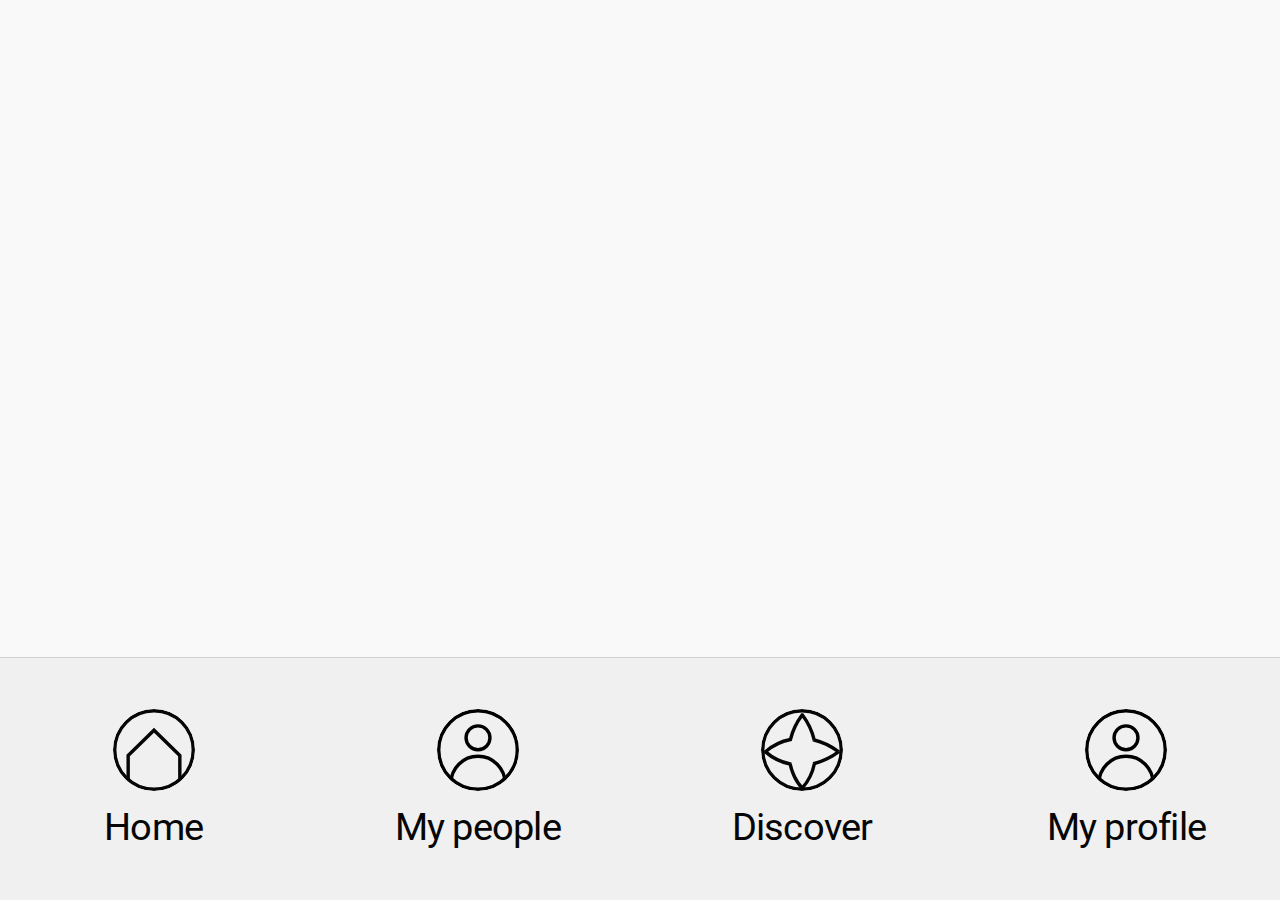
<file: index.html>
<!DOCTYPE html><html lang="en"><head><meta charset="UTF-8"><meta http-equiv="X-UA-Compatible" content="IE=edge"><meta name="viewport" content="width=device-width,initial-scale=1"><meta name="format-detection" content="telephone=no"><meta name="description" content="Описание"><title>Main page - MatchApp</title><link rel="preconnect" href="https://fonts.googleapis.com"><link rel="preconnect" href="https://fonts.gstatic.com" crossorigin><link href="https://fonts.googleapis.com/css2?family=Montserrat:ital,wght@0,100..900;1,100..900&family=Roboto&display=swap&_v=20240505073601" rel="stylesheet"><link rel="stylesheet" href="css/global.min.css?_v=20240505073601"><link rel="stylesheet" href="css/style.min.css?_v=20240505073601"><link rel="shortcut icon" href="data:,"></head><body><svg xmlns="http://www.w3.org/2000/svg" style="display: none;"><symbol id="back" viewBox="0 0 6 10" stroke="none"><path d="M0 5c0 .14.06.27.17.38l4.87 4.46c.1.1.24.16.4.16.31 0 .56-.22.56-.52a.53.53 0 0 0-.17-.38L1.37 5 5.83.9C5.93.8 6 .67 6 .52 6 .22 5.75 0 5.44 0c-.16 0-.3.05-.4.15L.17 4.62A.5.5 0 0 0 0 5Z"/></symbol><symbol id="check" viewBox="0 0 17 15" fill="none"><path stroke-width="2" d="M1 6.5 6.7 13 16 1"/></symbol><symbol id="dots" viewBox="0 0 21 4" stroke="none"><circle cx="2.5" cy="2" r="2"/><circle cx="10.5" cy="2" r="2"/><circle cx="18.5" cy="2" r="2"/></symbol><symbol id="filter" viewBox="0 0 16 16" stroke="none"><path d="M15.4 7.43h-1.47c-.33 0-.6.26-.6.57 0 .31.27.57.6.57h1.48c.32 0 .6-.26.6-.57a.58.58 0 0 0-.6-.57ZM.6 8.57h6.9a2.37 2.37 0 0 0 2.28 1.72c1.3 0 2.37-1.03 2.37-2.29a2.34 2.34 0 0 0-2.37-2.29c-1.1 0-2.02.75-2.28 1.72H.6c-.33 0-.6.26-.6.57 0 .31.27.57.6.57Zm9.18-1.71c.65 0 1.18.51 1.18 1.14 0 .63-.53 1.14-1.18 1.14-.65 0-1.19-.51-1.19-1.14 0-.63.54-1.14 1.19-1.14Zm5.62 6.28H8.5a2.37 2.37 0 0 0-2.28-1.71 2.34 2.34 0 0 0-2.37 2.28A2.34 2.34 0 0 0 6.22 16c1.1 0 2.02-.74 2.28-1.71h6.9a.6.6 0 0 0 .6-.58.58.58 0 0 0-.6-.57Zm-9.18 1.72c-.65 0-1.18-.52-1.18-1.15 0-.62.53-1.14 1.18-1.14.65 0 1.19.52 1.19 1.14 0 .63-.54 1.15-1.19 1.15Zm-4.15-1.72H.6a.59.59 0 0 0-.59.57c0 .32.27.58.6.58h1.47a.6.6 0 0 0 .6-.58.58.58 0 0 0-.6-.57ZM.6 2.86h1.47c.33 0 .6-.26.6-.57a.58.58 0 0 0-.6-.58H.6a.59.59 0 0 0-.59.58c0 .31.27.57.6.57Zm5.62 1.71c1.1 0 2.02-.74 2.28-1.71h6.9c.33 0 .6-.26.6-.57a.58.58 0 0 0-.6-.58H8.5A2.37 2.37 0 0 0 6.22 0a2.34 2.34 0 0 0-2.37 2.29 2.34 2.34 0 0 0 2.37 2.28Zm0-3.43c.65 0 1.19.52 1.19 1.15 0 .62-.54 1.14-1.19 1.14-.65 0-1.18-.52-1.18-1.14 0-.63.53-1.15 1.18-1.15Z"/></symbol><symbol id="invite" viewBox="0 0 65 64" stroke="none"><path fill-rule="evenodd" clip-rule="evenodd" d="M33 2.75c-6.213 0-11.25 5.037-11.25 11.25S26.787 25.25 33 25.25 44.25 20.213 44.25 14 39.213 2.75 33 2.75ZM20.25 14c0-7.042 5.708-12.75 12.75-12.75S45.75 6.958 45.75 14 40.042 26.75 33 26.75 20.25 21.042 20.25 14Zm-6.13 21.147C19.14 30.722 25.933 28.25 33 28.25c2.8 0 5.554.388 8.172 1.13.928.264 1.838.572 2.728.922a.75.75 0 0 1-.55 1.396 27.493 27.493 0 0 0-2.587-.874A28.472 28.472 0 0 0 33 29.75c-6.725 0-13.159 2.355-17.889 6.523-4.727 4.165-7.361 9.792-7.361 15.636v9.341h50.5v-9.34c0-1.271-.124-2.53-.367-3.765a.75.75 0 1 1 1.472-.29 21.04 21.04 0 0 1 .395 4.054V62.75H6.25V51.91c0-6.308 2.845-12.335 7.87-16.763Zm39.447-6.608a.75.75 0 0 1 1.5 0v6.5h6.5a.75.75 0 0 1 0 1.5h-6.5v6.5a.75.75 0 0 1-1.5 0v-6.5h-6.5a.75.75 0 0 1 0-1.5h6.5v-6.5Z"/></symbol><symbol id="like" viewBox="0 0 19 19" stroke="none"><path d="M11.44 3.18A2.51 2.51 0 0 0 8.93.67H7.88c-.58 0-1.09.37-1.28.92L4.9 6.72H2.68c-1.11 0-2.02.91-2.02 2.02v7.4c0 1.12.9 2.03 2.02 2.03h10.13c1.48 0 2.78-.96 3.21-2.38l2.04-6.6a2.43 2.43 0 0 0-2.32-3.14h-4.83l.48-2.38c.02-.16.04-.32.04-.5ZM2 16.15v-7.4c0-.38.3-.68.68-.68H4.7v8.75H2.69a.68.68 0 0 1-.68-.67ZM15.74 7.4a1.08 1.08 0 0 1 1.03 1.4l-2.03 6.6a2 2 0 0 1-1.92 1.42H6.05V7.51L7.88 2h1.05a1.17 1.17 0 0 1 1.14 1.4l-.64 3.18c-.04.2.01.4.14.56.13.16.32.25.52.25h5.65Z"/></symbol><symbol id="pin" viewBox="0 0 12 16" fill="none"><path d="M11.5 6.1c0 2.3-1.4 4.6-2.9 6.5A24.9 24.9 0 0 1 6 15.3a22.5 22.5 0 0 1-2.6-2.7C1.9 10.7.5 8.4.5 6 .5 3 3 .5 6 .5s5.5 2.5 5.5 5.6Z"/><circle cx="6" cy="6" r="2.5"/></symbol><symbol id="plus" viewBox="0 0 11 10" stroke="none"><rect width="1" height="10" x="4.75" rx=".5"/><rect width="1" height="10" x="10.25" y="4.5" rx=".5" transform="rotate(90 10.25 4.5)"/></symbol><symbol id="remove" viewBox="0 0 16 16" stroke="none"><path d="M1.53.7a.83.83 0 0 0-.59.24.82.82 0 0 0 0 1.17l5.89 5.9-5.89 5.88a.82.82 0 0 0 0 1.17c.33.33.85.33 1.17 0l5.9-5.89 5.88 5.9c.33.32.85.32 1.17 0a.82.82 0 0 0 0-1.18L9.17 8l5.9-5.89a.82.82 0 0 0 0-1.17.83.83 0 0 0-.6-.24.83.83 0 0 0-.58.24L8 6.84 2.11.93A.83.83 0 0 0 1.53.7Z"/></symbol><symbol id="send" viewBox="0 0 12 14" stroke="none"><path fill-rule="evenodd" clip-rule="evenodd" d="M6.352 1.099a.498.498 0 0 0-.704 0L2.76 3.987a.498.498 0 0 0 .704.704l2.038-2.038v7.902a.498.498 0 0 0 .996 0V2.654l2.038 2.038a.498.498 0 1 0 .704-.704L6.352 1.099ZM.498 5.922A.498.498 0 0 0 0 6.42v6.13c0 .274.223.497.498.497h11.004A.498.498 0 0 0 12 12.55V6.42a.498.498 0 0 0-.498-.498H9.457a.498.498 0 0 0 0 .996h1.547v5.133H.996V6.918h1.547a.498.498 0 0 0 0-.996H.498Z"/></symbol></svg><div class="wrapper" data-wrapper><header class="header" id="header" data-header="header"><div class="header__wrapper" data-header="wrapper" data-fixed><nav class="header__nav header-nav" aria-label="Main navigation"><ul class="header-nav__list"><li class="header-nav__item"><a class="header-nav__link nav-link" href="#"><span class="nav-link__icon ibg"><img src="img/icons/header/home.svg" alt="#"> </span><span class="nav-link__text">Home</span></a></li><li class="header-nav__item"><a class="header-nav__link nav-link" href="#"><span class="nav-link__icon ibg"><img src="img/icons/header/people.svg" alt="#"> </span><span class="nav-link__text">My people</span></a></li><li class="header-nav__item"><a class="header-nav__link nav-link" href="#"><span class="nav-link__icon ibg"><img src="img/icons/header/discover.svg" alt="#"> </span><span class="nav-link__text">Discover</span></a></li><li class="header-nav__item"><a class="header-nav__link nav-link" href="#"><span class="nav-link__icon ibg"><img src="img/icons/header/profile.svg" alt="#"> </span><span class="nav-link__text">My profile</span></a></li></ul></nav></div></header><main class="main"></main></div><script src="js/script.min.js?_v=20240505073601"></script></body></html>
</file>
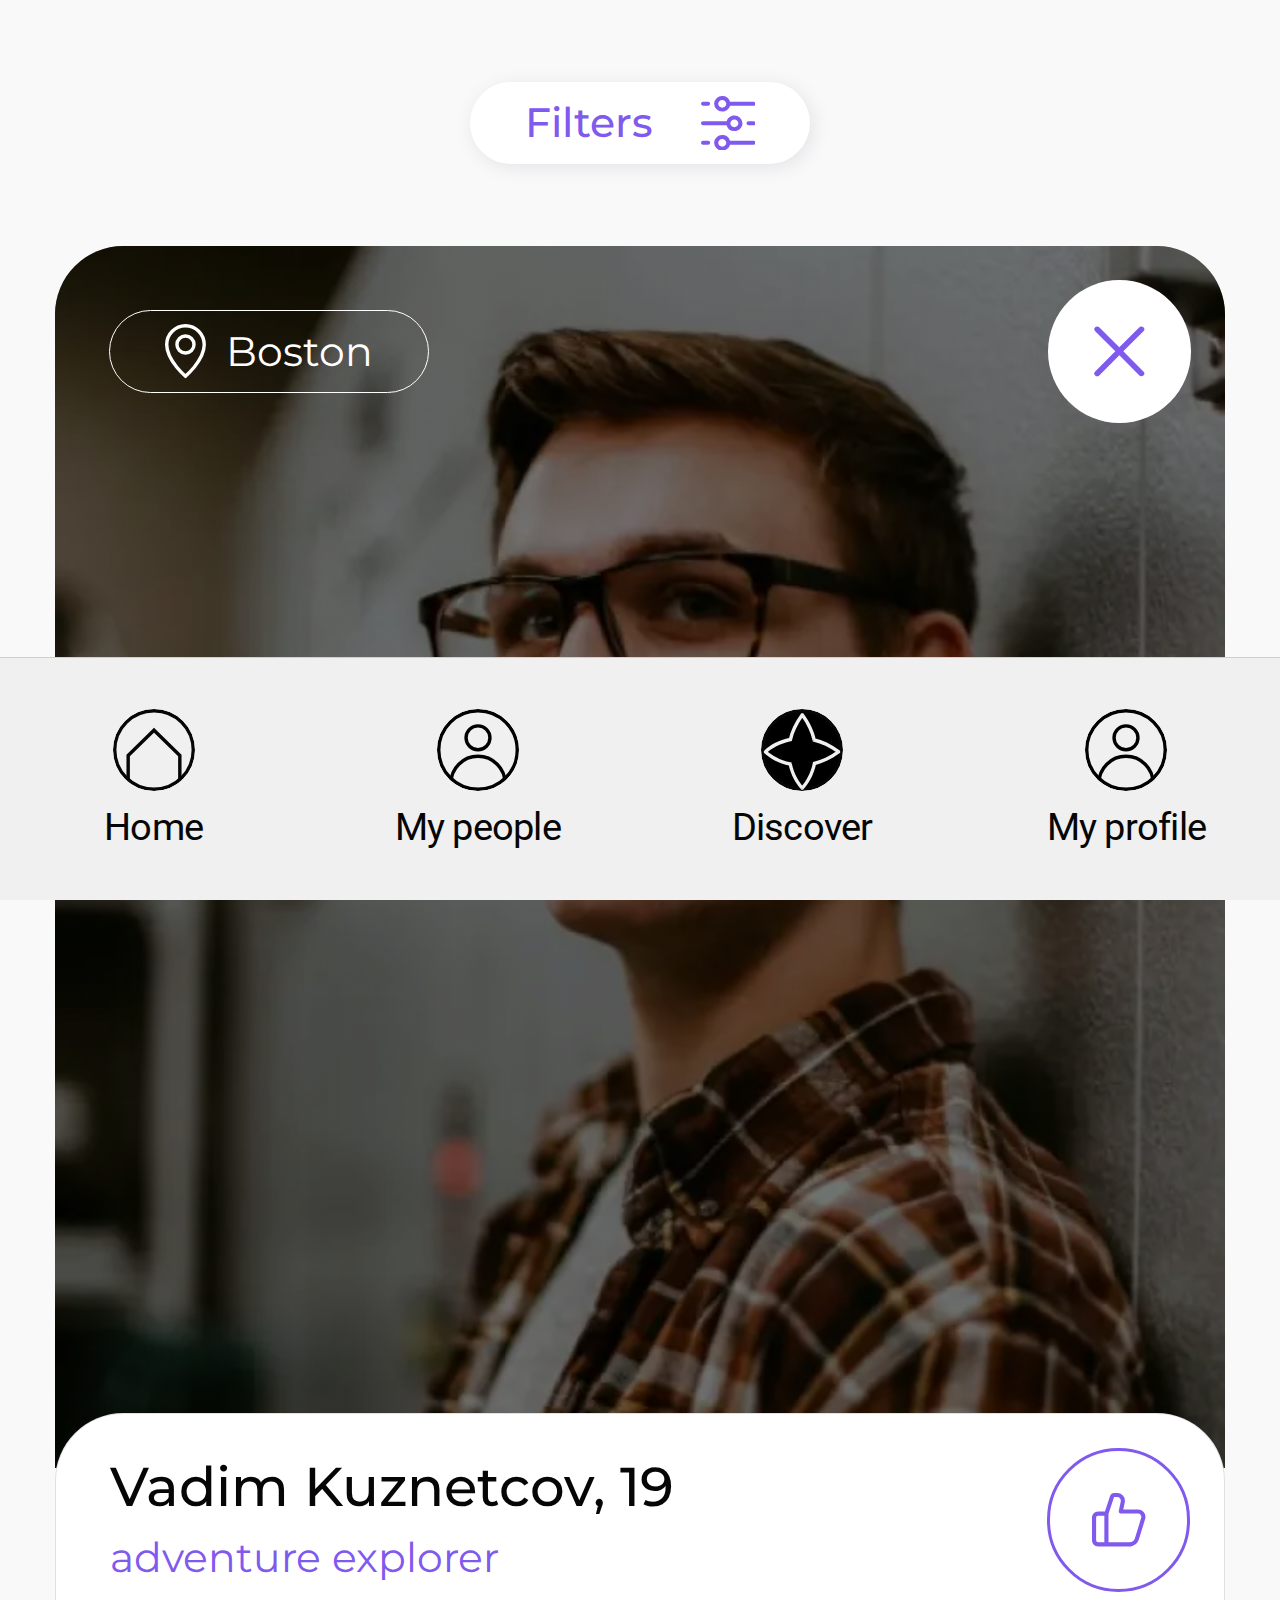
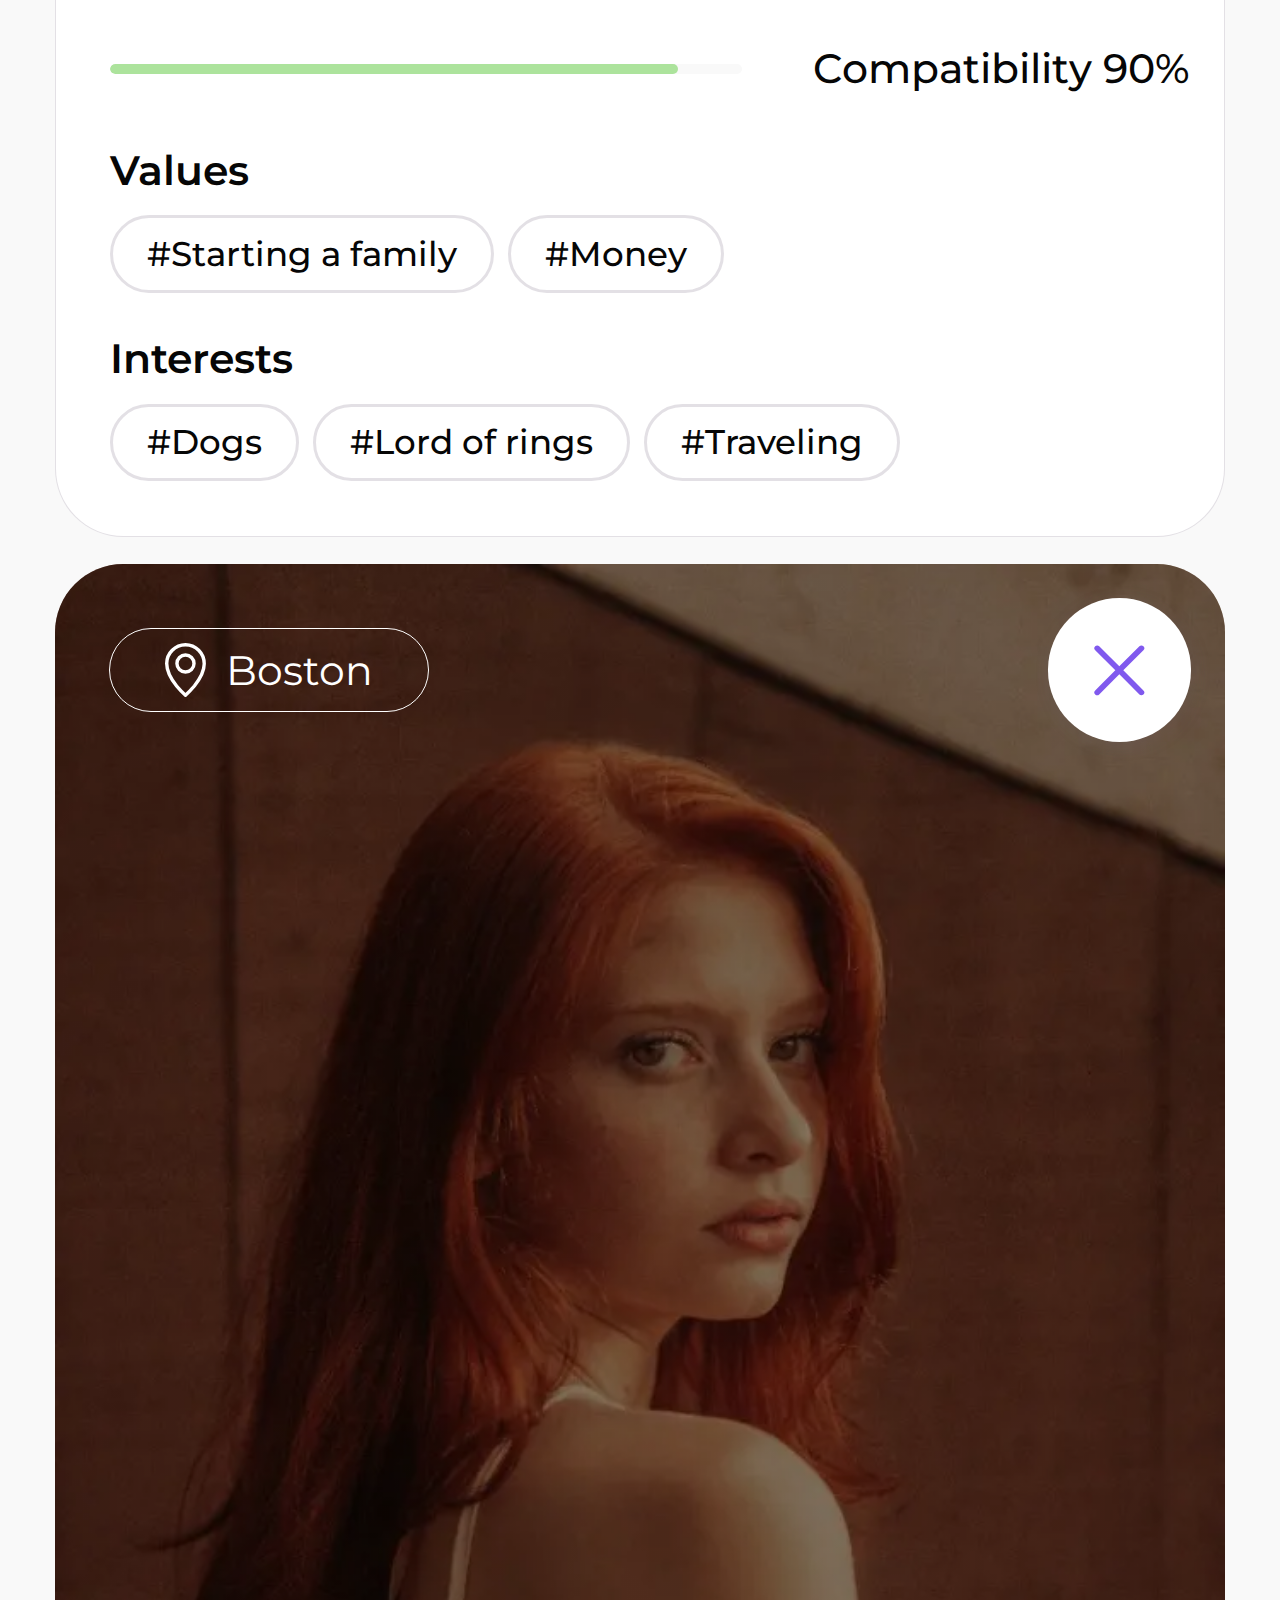
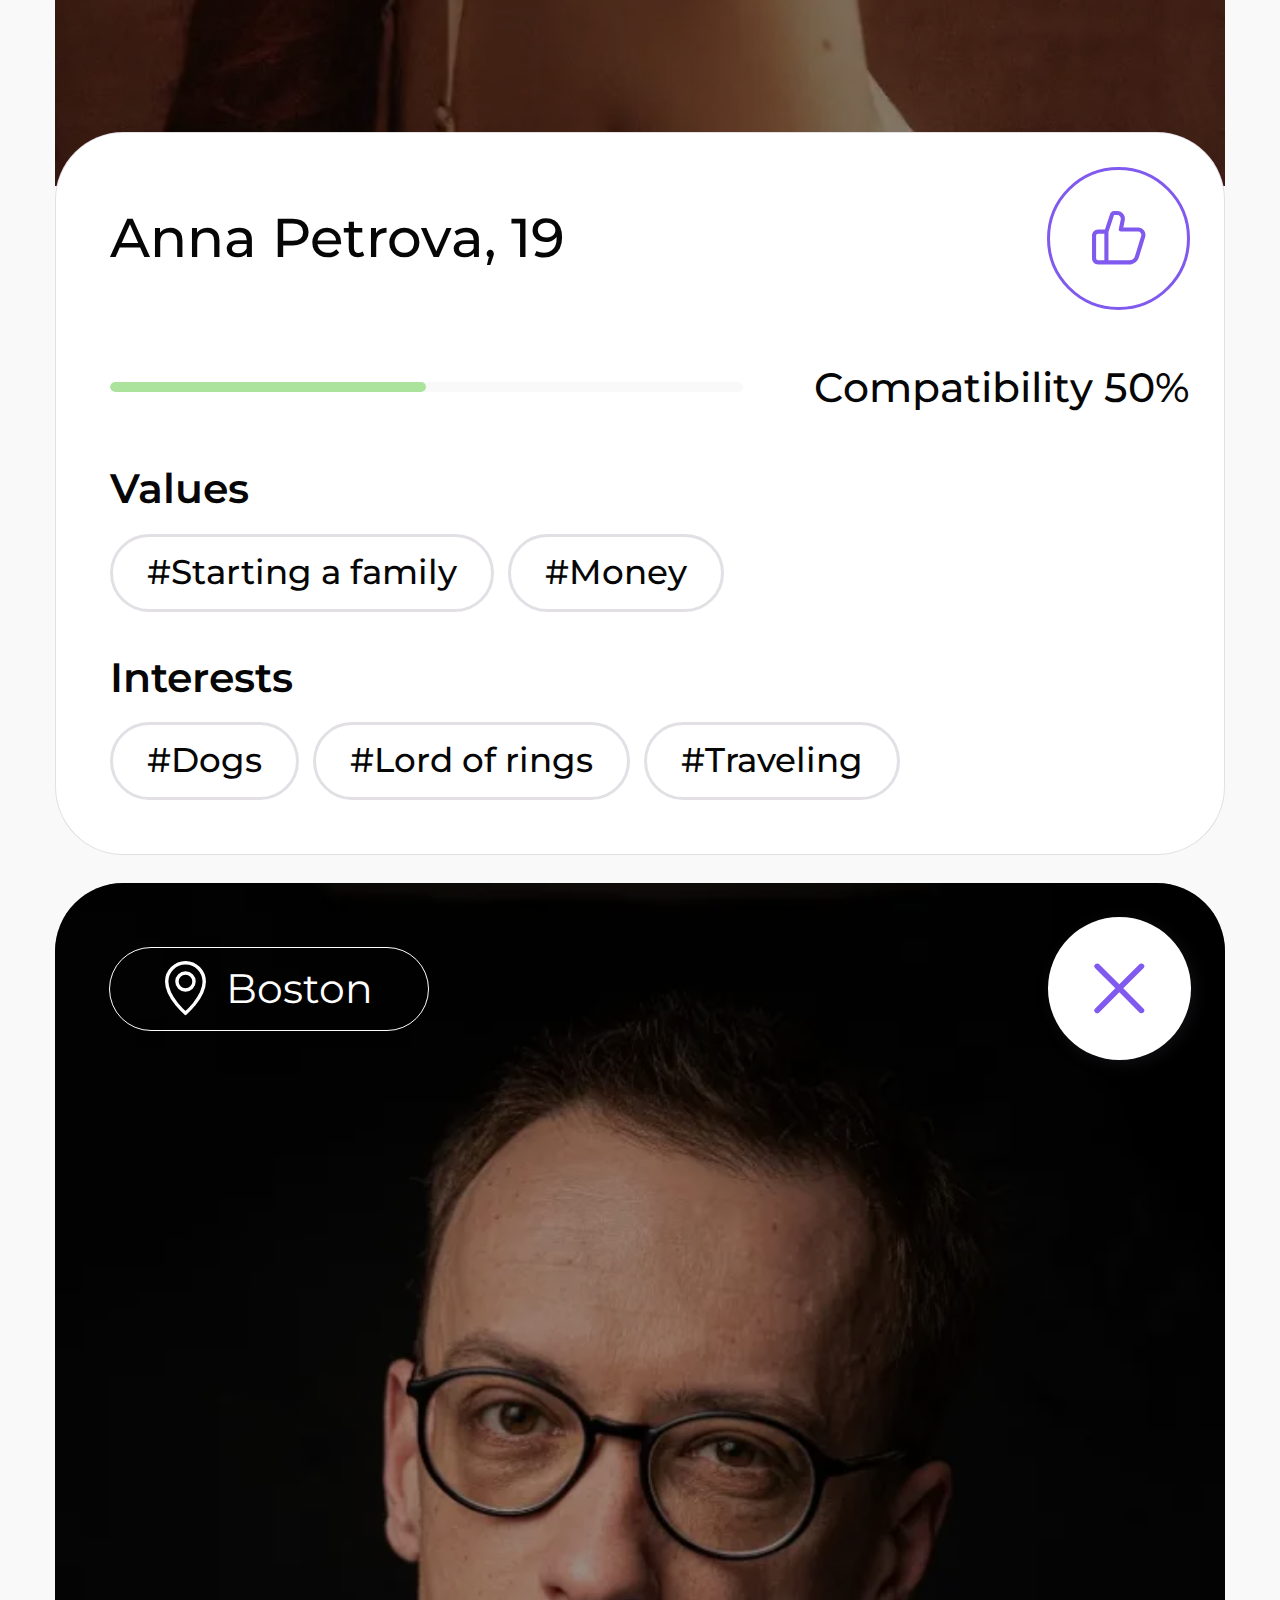
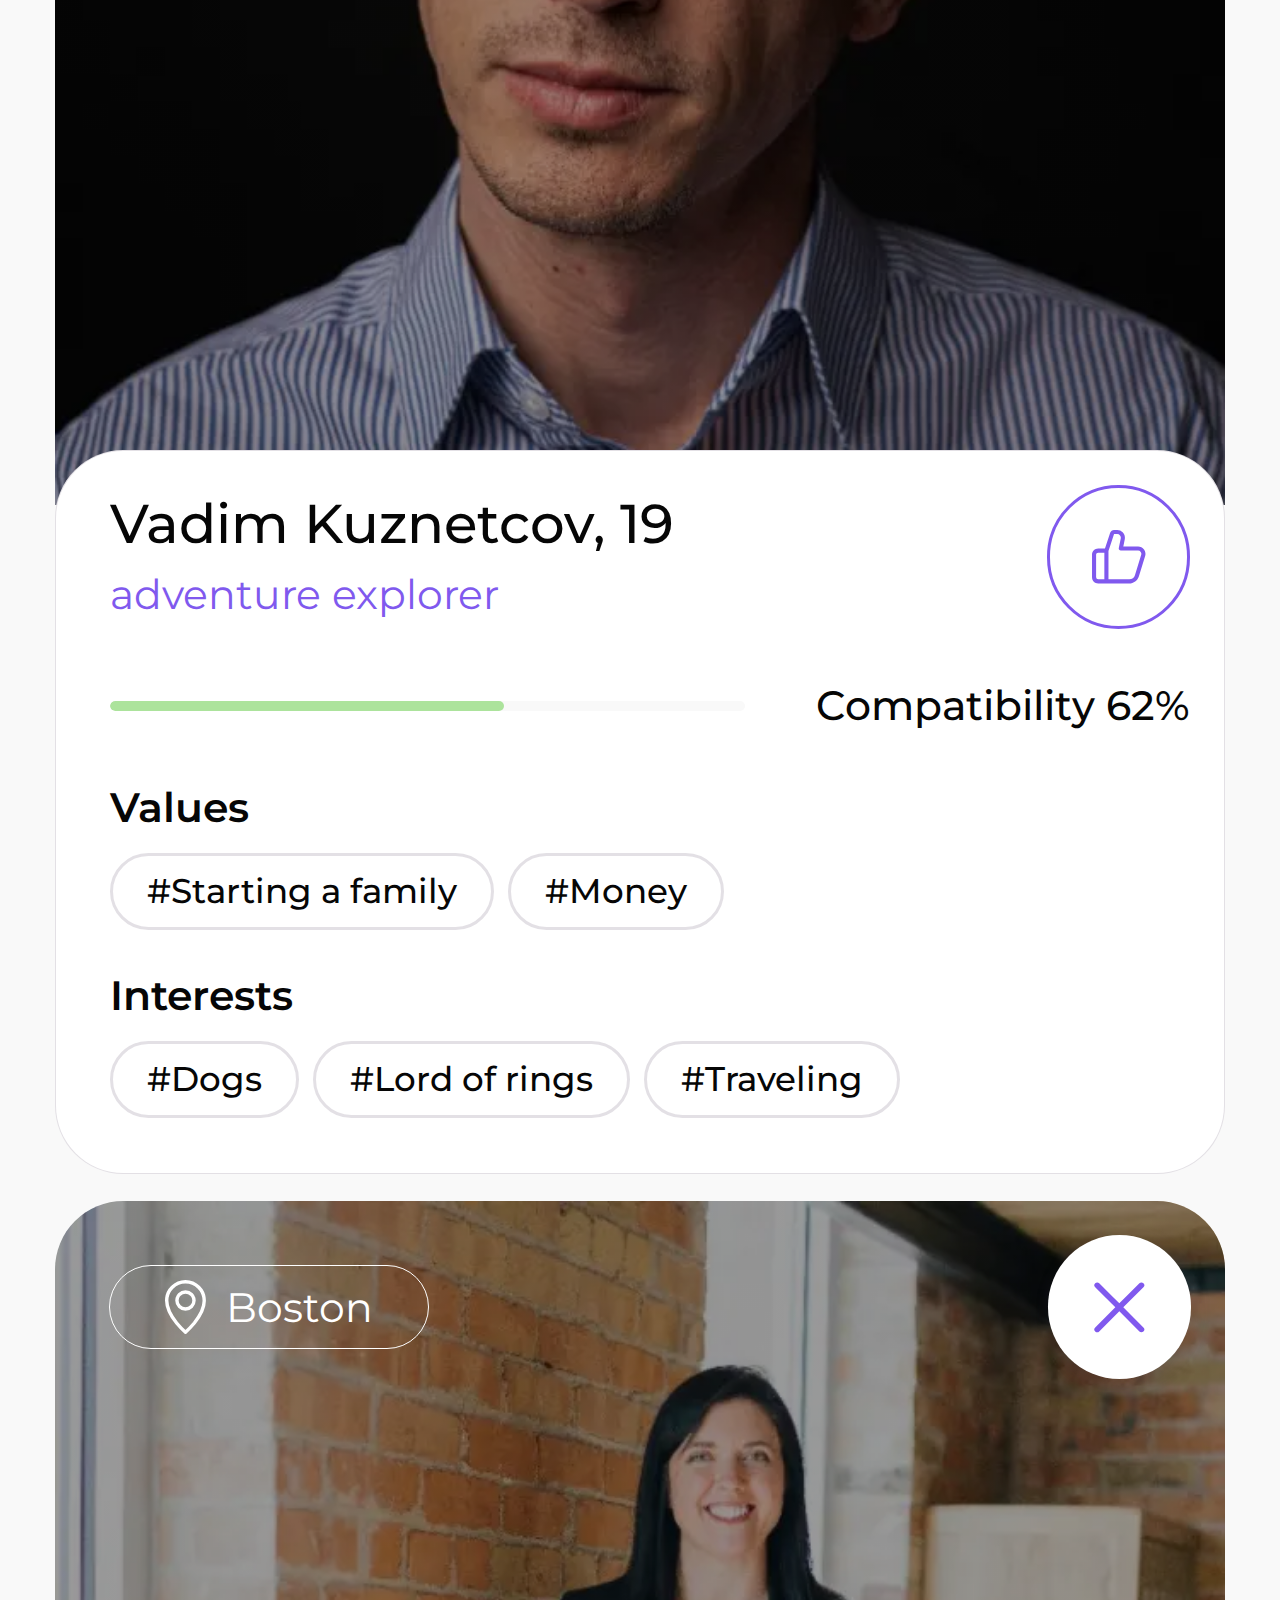
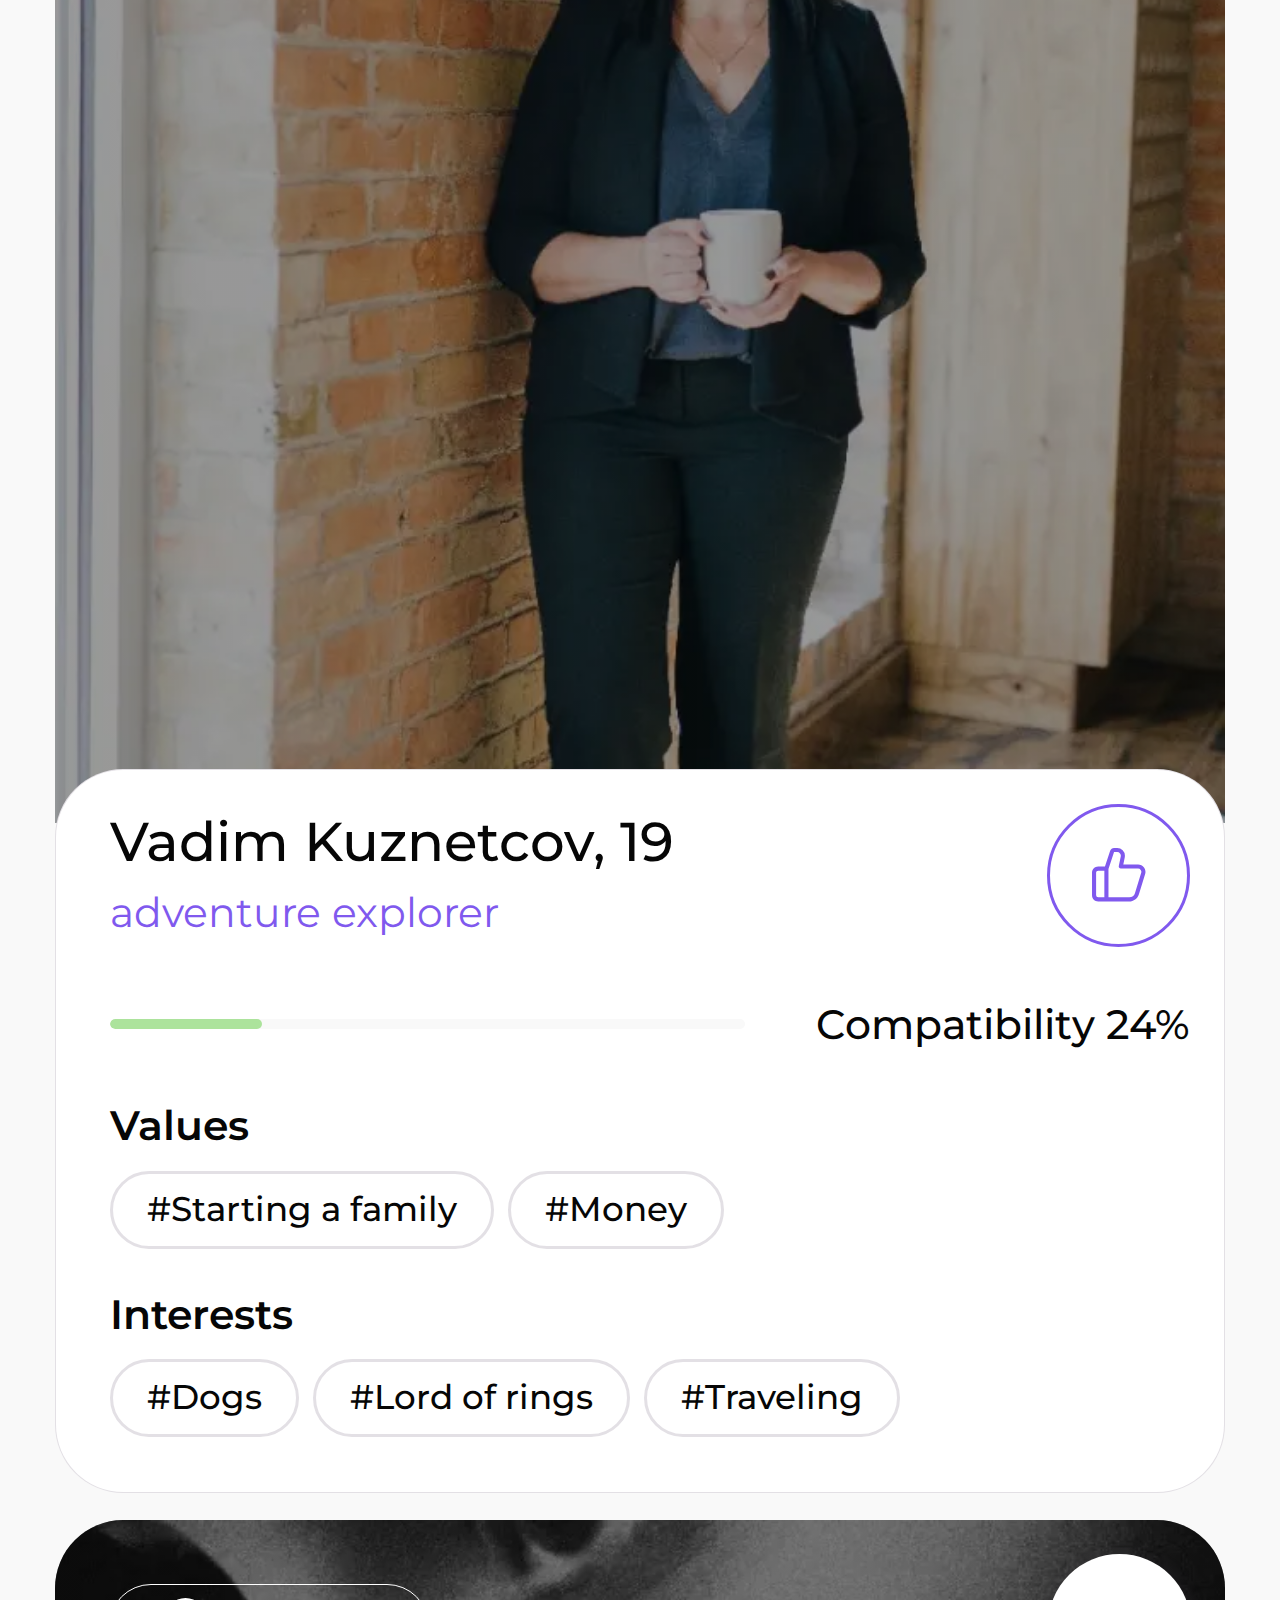
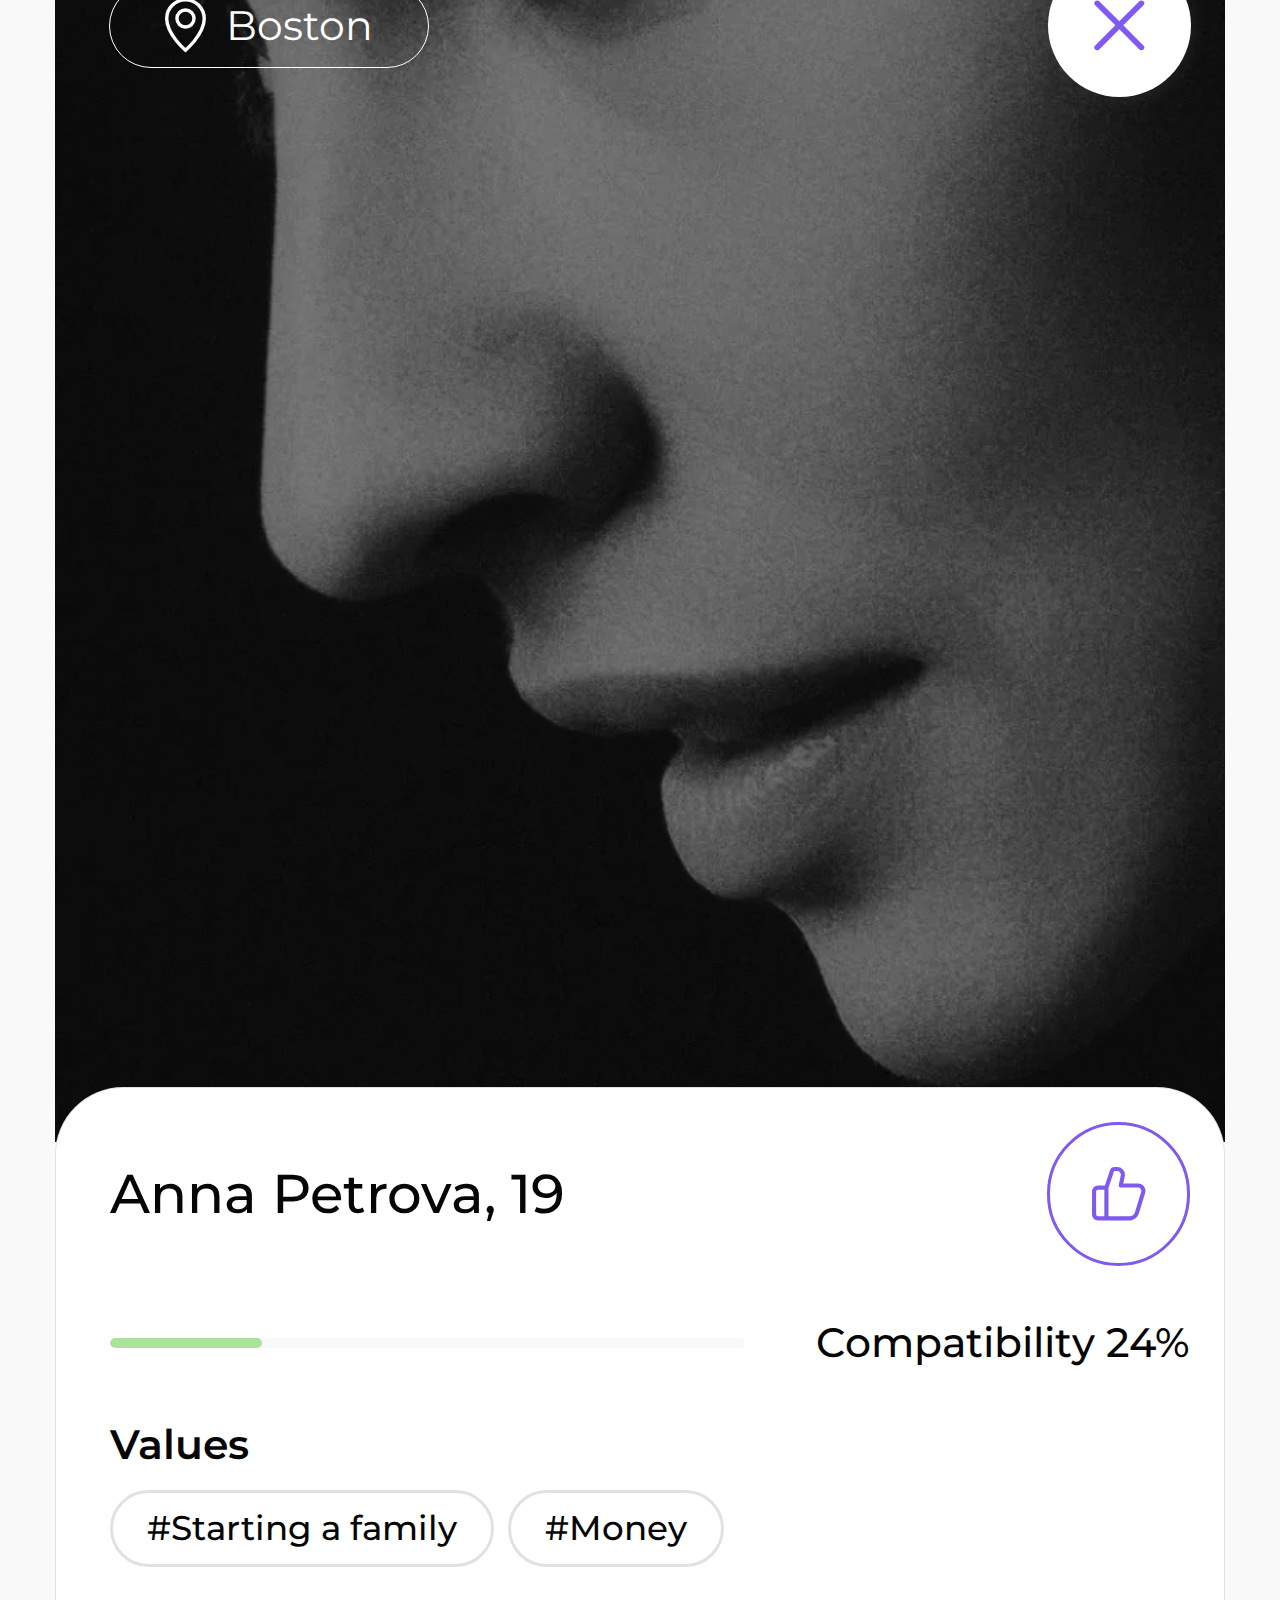
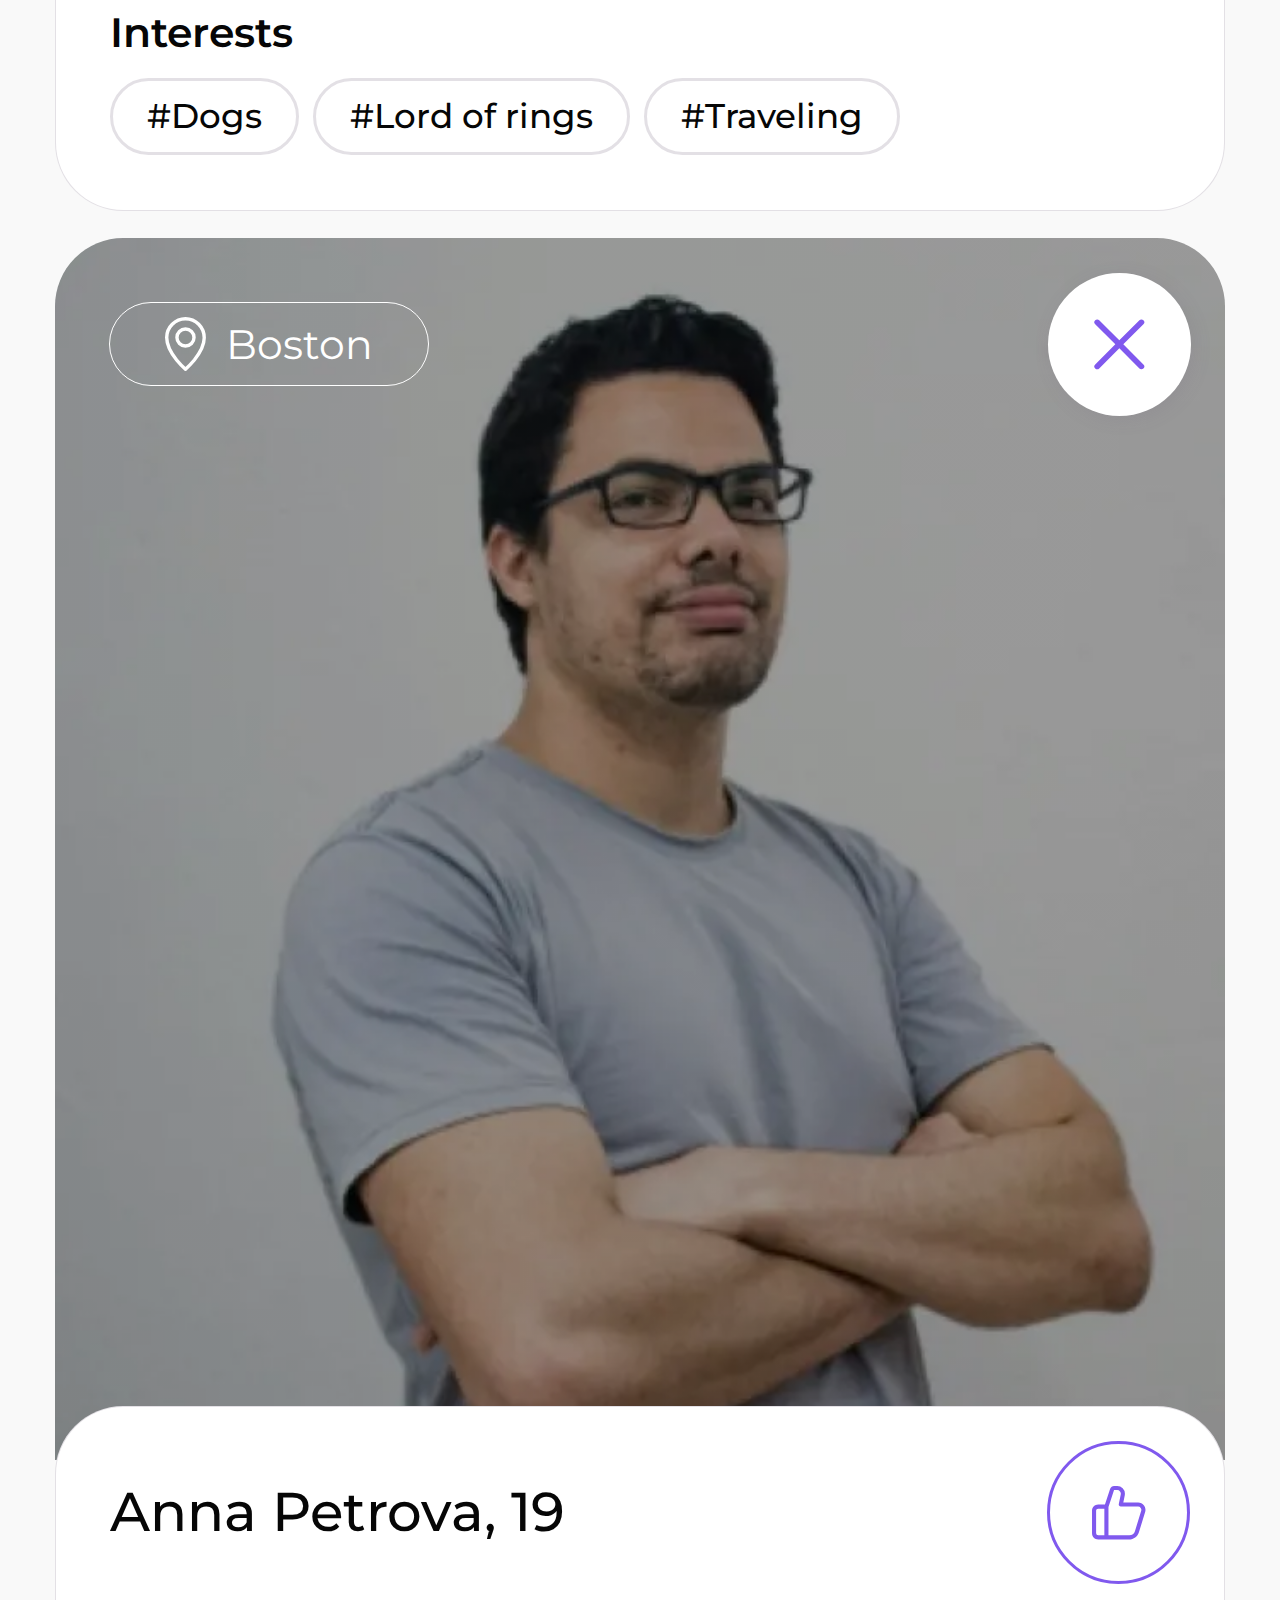
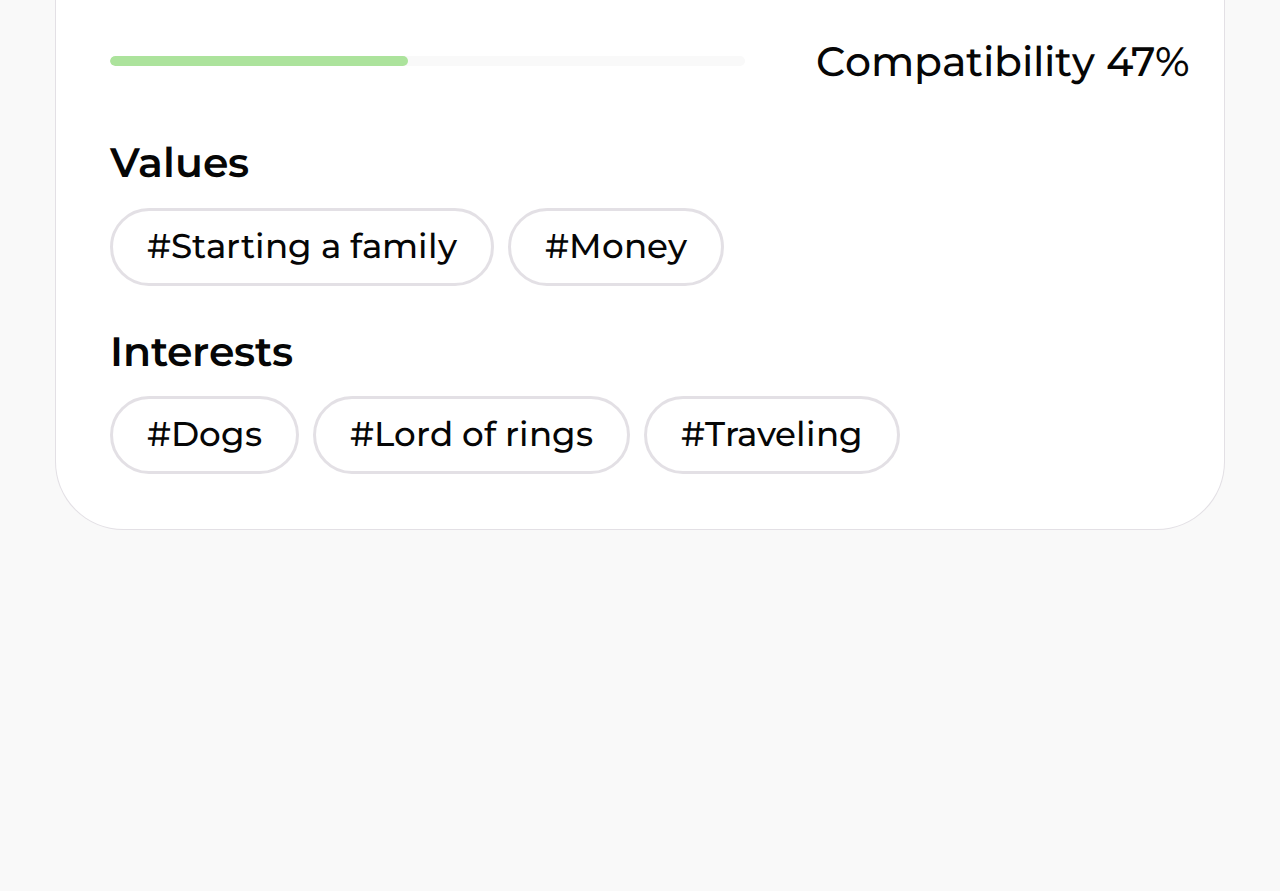
<file: find-people.html>
<!DOCTYPE html><html lang="en"><head><meta charset="UTF-8"><meta http-equiv="X-UA-Compatible" content="IE=edge"><meta name="viewport" content="width=device-width,initial-scale=1"><meta name="format-detection" content="telephone=no"><meta name="description" content="Описание"><title>Find People - MatchApp</title><link rel="preconnect" href="https://fonts.googleapis.com"><link rel="preconnect" href="https://fonts.gstatic.com" crossorigin><link href="https://fonts.googleapis.com/css2?family=Montserrat:ital,wght@0,100..900;1,100..900&family=Roboto&display=swap&_v=20240505073601" rel="stylesheet"><link rel="stylesheet" href="css/global.min.css?_v=20240505073601"><link rel="stylesheet" href="css/style.min.css?_v=20240505073601"><link rel="shortcut icon" href="data:,"></head><body><svg xmlns="http://www.w3.org/2000/svg" style="display: none;"><symbol id="back" viewBox="0 0 6 10" stroke="none"><path d="M0 5c0 .14.06.27.17.38l4.87 4.46c.1.1.24.16.4.16.31 0 .56-.22.56-.52a.53.53 0 0 0-.17-.38L1.37 5 5.83.9C5.93.8 6 .67 6 .52 6 .22 5.75 0 5.44 0c-.16 0-.3.05-.4.15L.17 4.62A.5.5 0 0 0 0 5Z"/></symbol><symbol id="check" viewBox="0 0 17 15" fill="none"><path stroke-width="2" d="M1 6.5 6.7 13 16 1"/></symbol><symbol id="dots" viewBox="0 0 21 4" stroke="none"><circle cx="2.5" cy="2" r="2"/><circle cx="10.5" cy="2" r="2"/><circle cx="18.5" cy="2" r="2"/></symbol><symbol id="filter" viewBox="0 0 16 16" stroke="none"><path d="M15.4 7.43h-1.47c-.33 0-.6.26-.6.57 0 .31.27.57.6.57h1.48c.32 0 .6-.26.6-.57a.58.58 0 0 0-.6-.57ZM.6 8.57h6.9a2.37 2.37 0 0 0 2.28 1.72c1.3 0 2.37-1.03 2.37-2.29a2.34 2.34 0 0 0-2.37-2.29c-1.1 0-2.02.75-2.28 1.72H.6c-.33 0-.6.26-.6.57 0 .31.27.57.6.57Zm9.18-1.71c.65 0 1.18.51 1.18 1.14 0 .63-.53 1.14-1.18 1.14-.65 0-1.19-.51-1.19-1.14 0-.63.54-1.14 1.19-1.14Zm5.62 6.28H8.5a2.37 2.37 0 0 0-2.28-1.71 2.34 2.34 0 0 0-2.37 2.28A2.34 2.34 0 0 0 6.22 16c1.1 0 2.02-.74 2.28-1.71h6.9a.6.6 0 0 0 .6-.58.58.58 0 0 0-.6-.57Zm-9.18 1.72c-.65 0-1.18-.52-1.18-1.15 0-.62.53-1.14 1.18-1.14.65 0 1.19.52 1.19 1.14 0 .63-.54 1.15-1.19 1.15Zm-4.15-1.72H.6a.59.59 0 0 0-.59.57c0 .32.27.58.6.58h1.47a.6.6 0 0 0 .6-.58.58.58 0 0 0-.6-.57ZM.6 2.86h1.47c.33 0 .6-.26.6-.57a.58.58 0 0 0-.6-.58H.6a.59.59 0 0 0-.59.58c0 .31.27.57.6.57Zm5.62 1.71c1.1 0 2.02-.74 2.28-1.71h6.9c.33 0 .6-.26.6-.57a.58.58 0 0 0-.6-.58H8.5A2.37 2.37 0 0 0 6.22 0a2.34 2.34 0 0 0-2.37 2.29 2.34 2.34 0 0 0 2.37 2.28Zm0-3.43c.65 0 1.19.52 1.19 1.15 0 .62-.54 1.14-1.19 1.14-.65 0-1.18-.52-1.18-1.14 0-.63.53-1.15 1.18-1.15Z"/></symbol><symbol id="invite" viewBox="0 0 65 64" stroke="none"><path fill-rule="evenodd" clip-rule="evenodd" d="M33 2.75c-6.213 0-11.25 5.037-11.25 11.25S26.787 25.25 33 25.25 44.25 20.213 44.25 14 39.213 2.75 33 2.75ZM20.25 14c0-7.042 5.708-12.75 12.75-12.75S45.75 6.958 45.75 14 40.042 26.75 33 26.75 20.25 21.042 20.25 14Zm-6.13 21.147C19.14 30.722 25.933 28.25 33 28.25c2.8 0 5.554.388 8.172 1.13.928.264 1.838.572 2.728.922a.75.75 0 0 1-.55 1.396 27.493 27.493 0 0 0-2.587-.874A28.472 28.472 0 0 0 33 29.75c-6.725 0-13.159 2.355-17.889 6.523-4.727 4.165-7.361 9.792-7.361 15.636v9.341h50.5v-9.34c0-1.271-.124-2.53-.367-3.765a.75.75 0 1 1 1.472-.29 21.04 21.04 0 0 1 .395 4.054V62.75H6.25V51.91c0-6.308 2.845-12.335 7.87-16.763Zm39.447-6.608a.75.75 0 0 1 1.5 0v6.5h6.5a.75.75 0 0 1 0 1.5h-6.5v6.5a.75.75 0 0 1-1.5 0v-6.5h-6.5a.75.75 0 0 1 0-1.5h6.5v-6.5Z"/></symbol><symbol id="like" viewBox="0 0 19 19" stroke="none"><path d="M11.44 3.18A2.51 2.51 0 0 0 8.93.67H7.88c-.58 0-1.09.37-1.28.92L4.9 6.72H2.68c-1.11 0-2.02.91-2.02 2.02v7.4c0 1.12.9 2.03 2.02 2.03h10.13c1.48 0 2.78-.96 3.21-2.38l2.04-6.6a2.43 2.43 0 0 0-2.32-3.14h-4.83l.48-2.38c.02-.16.04-.32.04-.5ZM2 16.15v-7.4c0-.38.3-.68.68-.68H4.7v8.75H2.69a.68.68 0 0 1-.68-.67ZM15.74 7.4a1.08 1.08 0 0 1 1.03 1.4l-2.03 6.6a2 2 0 0 1-1.92 1.42H6.05V7.51L7.88 2h1.05a1.17 1.17 0 0 1 1.14 1.4l-.64 3.18c-.04.2.01.4.14.56.13.16.32.25.52.25h5.65Z"/></symbol><symbol id="pin" viewBox="0 0 12 16" fill="none"><path d="M11.5 6.1c0 2.3-1.4 4.6-2.9 6.5A24.9 24.9 0 0 1 6 15.3a22.5 22.5 0 0 1-2.6-2.7C1.9 10.7.5 8.4.5 6 .5 3 3 .5 6 .5s5.5 2.5 5.5 5.6Z"/><circle cx="6" cy="6" r="2.5"/></symbol><symbol id="plus" viewBox="0 0 11 10" stroke="none"><rect width="1" height="10" x="4.75" rx=".5"/><rect width="1" height="10" x="10.25" y="4.5" rx=".5" transform="rotate(90 10.25 4.5)"/></symbol><symbol id="remove" viewBox="0 0 16 16" stroke="none"><path d="M1.53.7a.83.83 0 0 0-.59.24.82.82 0 0 0 0 1.17l5.89 5.9-5.89 5.88a.82.82 0 0 0 0 1.17c.33.33.85.33 1.17 0l5.9-5.89 5.88 5.9c.33.32.85.32 1.17 0a.82.82 0 0 0 0-1.18L9.17 8l5.9-5.89a.82.82 0 0 0 0-1.17.83.83 0 0 0-.6-.24.83.83 0 0 0-.58.24L8 6.84 2.11.93A.83.83 0 0 0 1.53.7Z"/></symbol><symbol id="send" viewBox="0 0 12 14" stroke="none"><path fill-rule="evenodd" clip-rule="evenodd" d="M6.352 1.099a.498.498 0 0 0-.704 0L2.76 3.987a.498.498 0 0 0 .704.704l2.038-2.038v7.902a.498.498 0 0 0 .996 0V2.654l2.038 2.038a.498.498 0 1 0 .704-.704L6.352 1.099ZM.498 5.922A.498.498 0 0 0 0 6.42v6.13c0 .274.223.497.498.497h11.004A.498.498 0 0 0 12 12.55V6.42a.498.498 0 0 0-.498-.498H9.457a.498.498 0 0 0 0 .996h1.547v5.133H.996V6.918h1.547a.498.498 0 0 0 0-.996H.498Z"/></symbol></svg><div class="wrapper" data-wrapper><header class="header" id="header" data-header="header"><div class="header__wrapper" data-header="wrapper" data-fixed><nav class="header__nav header-nav" aria-label="Main navigation"><ul class="header-nav__list"><li class="header-nav__item"><a class="header-nav__link nav-link" href="#"><span class="nav-link__icon ibg"><img src="img/icons/header/home.svg" alt="#"> </span><span class="nav-link__text">Home</span></a></li><li class="header-nav__item"><a class="header-nav__link nav-link" href="#"><span class="nav-link__icon ibg"><img src="img/icons/header/people.svg" alt="#"> </span><span class="nav-link__text">My people</span></a></li><li class="header-nav__item"><a class="header-nav__link nav-link nav-link--active" href="" aria-current="page"><span class="nav-link__icon ibg"><img src="img/icons/header/discover-active.svg" alt="#"> </span><span class="nav-link__text">Discover</span></a></li><li class="header-nav__item"><a class="header-nav__link nav-link" href="#"><span class="nav-link__icon ibg"><img src="img/icons/header/profile.svg" alt="#"> </span><span class="nav-link__text">My profile</span></a></li></ul></nav></div></header><main class="main"><section class="find"><div class="find__container container"><h1 class="visually-hidden">Find people</h1><button class="find__button filter-button"><span class="filter-button__text">Filters</span> <span class="filter-button__icon" aria-hidden="true"><svg width="16" height="16"><use xlink:href="#filter"></use></svg></span></button><form class="find__form find-form" id="find-form" action="#"><div class="find-form__header"><h2 class="find-form__title">Filters</h2><button class="find-form__reset" type="reset">Reset all</button></div><div class="find-form__inner"><fieldset class="find-form__fieldset"><legend class="find-form__label">Gender</legend><div class="find-form__row"><div class="find-form__checkbox find-checkbox"><label class="find-checkbox__label" for="find-checkbox-man"><span class="find-checkbox__icon" aria-hidden="true"><svg width="15" height="12"><use xlink:href="#check"></use></svg> </span><span class="find-checkbox__text">Man</span></label> <input class="find-checkbox__input visually-hidden" id="find-checkbox-man" name="find-checkbox-man" type="checkbox" value="#" checked="checked"></div><div class="find-form__checkbox find-checkbox"><label class="find-checkbox__label" for="find-checkbox-woman"><span class="find-checkbox__icon" aria-hidden="true"><svg width="15" height="12"><use xlink:href="#check"></use></svg> </span><span class="find-checkbox__text">Woman</span></label> <input class="find-checkbox__input visually-hidden" id="find-checkbox-woman" name="find-checkbox-woman" type="checkbox" value="#"></div><div class="find-form__checkbox find-checkbox"><label class="find-checkbox__label" for="find-checkbox-other"><span class="find-checkbox__icon" aria-hidden="true"><svg width="15" height="12"><use xlink:href="#check"></use></svg> </span><span class="find-checkbox__text">Other</span></label> <input class="find-checkbox__input visually-hidden" id="find-checkbox-other" name="find-checkbox-other" type="checkbox" value="#"></div></div></fieldset><fieldset class="find-form__fieldset"><legend class="find-form__label">Goals</legend><div class="find-form__list"><div class="find-form__checkbox find-checkbox"><label class="find-checkbox__label" for="find-checkbox-date"><span class="find-checkbox__icon" aria-hidden="true"><svg width="15" height="12"><use xlink:href="#check"></use></svg> </span><span class="find-checkbox__text">Date</span></label> <input class="find-checkbox__input visually-hidden" id="find-checkbox-date" name="find-checkbox-date" type="checkbox" value="#"></div><div class="find-form__checkbox find-checkbox"><label class="find-checkbox__label" for="find-checkbox-relationship"><span class="find-checkbox__icon" aria-hidden="true"><svg width="15" height="12"><use xlink:href="#check"></use></svg> </span><span class="find-checkbox__text">Long-term relationship</span></label> <input class="find-checkbox__input visually-hidden" id="find-checkbox-relationship" name="find-checkbox-relationship" type="checkbox" value="#" checked="checked"></div><div class="find-form__checkbox find-checkbox"><label class="find-checkbox__label" for="find-checkbox-friendship"><span class="find-checkbox__icon" aria-hidden="true"><svg width="15" height="12"><use xlink:href="#check"></use></svg> </span><span class="find-checkbox__text">Friendship</span></label> <input class="find-checkbox__input visually-hidden" id="find-checkbox-friendship" name="find-checkbox-friendship" type="checkbox" value="#"></div><div class="find-form__checkbox find-checkbox"><label class="find-checkbox__label" for="find-checkbox-communication"><span class="find-checkbox__icon" aria-hidden="true"><svg width="15" height="12"><use xlink:href="#check"></use></svg> </span><span class="find-checkbox__text">Communication</span></label> <input class="find-checkbox__input visually-hidden" id="find-checkbox-communication" name="find-checkbox-communication" type="checkbox" value="#"></div><div class="find-form__checkbox find-checkbox"><label class="find-checkbox__label" for="find-checkbox-businnes"><span class="find-checkbox__icon" aria-hidden="true"><svg width="15" height="12"><use xlink:href="#check"></use></svg> </span><span class="find-checkbox__text">Business partner</span></label> <input class="find-checkbox__input visually-hidden" id="find-checkbox-businnes" name="find-checkbox-businnes" type="checkbox" value="#"></div><div class="find-form__checkbox find-checkbox"><label class="find-checkbox__label" for="find-checkbox-travel"><span class="find-checkbox__icon" aria-hidden="true"><svg width="15" height="12"><use xlink:href="#check"></use></svg> </span><span class="find-checkbox__text">Travel partner</span></label> <input class="find-checkbox__input visually-hidden" id="find-checkbox-travel" name="find-checkbox-travel" type="checkbox" value="#"></div></div></fieldset></div><div class="find-form__bottom"><button class="find-form__submit" type="submit">Apply</button></div></form><ul class="find__list find-list"><li class="find-list__item"><article class="find-card"><div class="find-card__top"><div class="find-card__buttons"><a class="find-card__location find-location" href="#"><span class="find-location__icon" aria-hidden="true"><svg width="12" height="16"><use xlink:href="#pin"></use></svg> </span><span class="find-location__text">Boston</span> </a><button class="find-card__remove" aria-label="#"><svg width="14" height="14" aria-hidden="true"><use xlink:href="#remove"></use></svg></button></div><div class="find-card__image ibg"><picture><source srcset="img/images/pages/index/find/1.webp" type="image/webp"><img src="img/images/pages/index/find/1.jpg" alt="#"></picture></div></div><div class="find-card__content"><div class="find-card__header"><div class="find-card__about"><h2 class="find-card__name people-name">Vadim Kuznetcov, 19</h2><div class="find-card__type people-type">adventure explorer</div></div><button class="find-card__like" aria-label="#"><svg width="17" height="17" aria-hidden="true"><use xlink:href="#like"></use></svg></button></div><div class="find-card__compatilibity find-compatilibity"><span class="find-compatilibity__progress compatilibity-progress" aria-hidden="true" style="--progress: 90%;"></span> <span class="find-compatilibity__text">Compatibility 90%</span></div><div class="find-card__links find-links"><div class="find-links__block"><h3 class="find-links__title">Values</h3><ul class="find-links__list"><li class="find-links__item"><a class="find-links__link" href="#">#Starting a family</a></li><li class="find-links__item"><a class="find-links__link" href="#">#Money</a></li></ul></div><div class="find-links__block"><h3 class="find-links__title">Interests</h3><ul class="find-links__list"><li class="find-links__item"><a class="find-links__link" href="#">#Dogs</a></li><li class="find-links__item"><a class="find-links__link" href="#">#Lord of rings</a></li><li class="find-links__item"><a class="find-links__link" href="#">#Traveling</a></li></ul></div></div></div></article></li><li class="find-list__item"><article class="find-card"><div class="find-card__top"><div class="find-card__buttons"><a class="find-card__location find-location" href="#"><span class="find-location__icon" aria-hidden="true"><svg width="12" height="16"><use xlink:href="#pin"></use></svg> </span><span class="find-location__text">Boston</span> </a><button class="find-card__remove" aria-label="#"><svg width="14" height="14" aria-hidden="true"><use xlink:href="#remove"></use></svg></button></div><div class="find-card__image ibg"><picture><source srcset="img/images/pages/index/find/2.webp" type="image/webp"><img src="img/images/pages/index/find/2.jpg" alt="#"></picture></div></div><div class="find-card__content"><div class="find-card__header"><div class="find-card__about"><h2 class="find-card__name people-name">Anna Petrova, 19</h2></div><button class="find-card__like" aria-label="#"><svg width="17" height="17" aria-hidden="true"><use xlink:href="#like"></use></svg></button></div><div class="find-card__compatilibity find-compatilibity"><span class="find-compatilibity__progress compatilibity-progress" aria-hidden="true" style="--progress: 50%;"></span> <span class="find-compatilibity__text">Compatibility 50%</span></div><div class="find-card__links find-links"><div class="find-links__block"><h3 class="find-links__title">Values</h3><ul class="find-links__list"><li class="find-links__item"><a class="find-links__link" href="#">#Starting a family</a></li><li class="find-links__item"><a class="find-links__link" href="#">#Money</a></li></ul></div><div class="find-links__block"><h3 class="find-links__title">Interests</h3><ul class="find-links__list"><li class="find-links__item"><a class="find-links__link" href="#">#Dogs</a></li><li class="find-links__item"><a class="find-links__link" href="#">#Lord of rings</a></li><li class="find-links__item"><a class="find-links__link" href="#">#Traveling</a></li></ul></div></div></div></article></li><li class="find-list__item"><article class="find-card"><div class="find-card__top"><div class="find-card__buttons"><a class="find-card__location find-location" href="#"><span class="find-location__icon" aria-hidden="true"><svg width="12" height="16"><use xlink:href="#pin"></use></svg> </span><span class="find-location__text">Boston</span> </a><button class="find-card__remove" aria-label="#"><svg width="14" height="14" aria-hidden="true"><use xlink:href="#remove"></use></svg></button></div><div class="find-card__image ibg"><picture><source srcset="img/images/pages/index/find/3.webp" type="image/webp"><img src="img/images/pages/index/find/3.jpg" alt="#"></picture></div></div><div class="find-card__content"><div class="find-card__header"><div class="find-card__about"><h2 class="find-card__name people-name">Vadim Kuznetcov, 19</h2><div class="find-card__type people-type">adventure explorer</div></div><button class="find-card__like" aria-label="#"><svg width="17" height="17" aria-hidden="true"><use xlink:href="#like"></use></svg></button></div><div class="find-card__compatilibity find-compatilibity"><span class="find-compatilibity__progress compatilibity-progress" aria-hidden="true" style="--progress: 62%;"></span> <span class="find-compatilibity__text">Compatibility 62%</span></div><div class="find-card__links find-links"><div class="find-links__block"><h3 class="find-links__title">Values</h3><ul class="find-links__list"><li class="find-links__item"><a class="find-links__link" href="#">#Starting a family</a></li><li class="find-links__item"><a class="find-links__link" href="#">#Money</a></li></ul></div><div class="find-links__block"><h3 class="find-links__title">Interests</h3><ul class="find-links__list"><li class="find-links__item"><a class="find-links__link" href="#">#Dogs</a></li><li class="find-links__item"><a class="find-links__link" href="#">#Lord of rings</a></li><li class="find-links__item"><a class="find-links__link" href="#">#Traveling</a></li></ul></div></div></div></article></li><li class="find-list__item"><article class="find-card"><div class="find-card__top"><div class="find-card__buttons"><a class="find-card__location find-location" href="#"><span class="find-location__icon" aria-hidden="true"><svg width="12" height="16"><use xlink:href="#pin"></use></svg> </span><span class="find-location__text">Boston</span> </a><button class="find-card__remove" aria-label="#"><svg width="14" height="14" aria-hidden="true"><use xlink:href="#remove"></use></svg></button></div><div class="find-card__image ibg"><picture><source srcset="img/images/pages/index/find/4.webp" type="image/webp"><img src="img/images/pages/index/find/4.jpg" alt="#"></picture></div></div><div class="find-card__content"><div class="find-card__header"><div class="find-card__about"><h2 class="find-card__name people-name">Vadim Kuznetcov, 19</h2><div class="find-card__type people-type">adventure explorer</div></div><button class="find-card__like" aria-label="#"><svg width="17" height="17" aria-hidden="true"><use xlink:href="#like"></use></svg></button></div><div class="find-card__compatilibity find-compatilibity"><span class="find-compatilibity__progress compatilibity-progress" aria-hidden="true" style="--progress: 24%;"></span> <span class="find-compatilibity__text">Compatibility 24%</span></div><div class="find-card__links find-links"><div class="find-links__block"><h3 class="find-links__title">Values</h3><ul class="find-links__list"><li class="find-links__item"><a class="find-links__link" href="#">#Starting a family</a></li><li class="find-links__item"><a class="find-links__link" href="#">#Money</a></li></ul></div><div class="find-links__block"><h3 class="find-links__title">Interests</h3><ul class="find-links__list"><li class="find-links__item"><a class="find-links__link" href="#">#Dogs</a></li><li class="find-links__item"><a class="find-links__link" href="#">#Lord of rings</a></li><li class="find-links__item"><a class="find-links__link" href="#">#Traveling</a></li></ul></div></div></div></article></li><li class="find-list__item"><article class="find-card"><div class="find-card__top"><div class="find-card__buttons"><a class="find-card__location find-location" href="#"><span class="find-location__icon" aria-hidden="true"><svg width="12" height="16"><use xlink:href="#pin"></use></svg> </span><span class="find-location__text">Boston</span> </a><button class="find-card__remove" aria-label="#"><svg width="14" height="14" aria-hidden="true"><use xlink:href="#remove"></use></svg></button></div><div class="find-card__image ibg"><picture><source srcset="img/images/pages/index/find/5.webp" type="image/webp"><img src="img/images/pages/index/find/5.jpg" alt="#"></picture></div></div><div class="find-card__content"><div class="find-card__header"><div class="find-card__about"><h2 class="find-card__name people-name">Anna Petrova, 19</h2></div><button class="find-card__like" aria-label="#"><svg width="17" height="17" aria-hidden="true"><use xlink:href="#like"></use></svg></button></div><div class="find-card__compatilibity find-compatilibity"><span class="find-compatilibity__progress compatilibity-progress" aria-hidden="true" style="--progress: 24%;"></span> <span class="find-compatilibity__text">Compatibility 24%</span></div><div class="find-card__links find-links"><div class="find-links__block"><h3 class="find-links__title">Values</h3><ul class="find-links__list"><li class="find-links__item"><a class="find-links__link" href="#">#Starting a family</a></li><li class="find-links__item"><a class="find-links__link" href="#">#Money</a></li></ul></div><div class="find-links__block"><h3 class="find-links__title">Interests</h3><ul class="find-links__list"><li class="find-links__item"><a class="find-links__link" href="#">#Dogs</a></li><li class="find-links__item"><a class="find-links__link" href="#">#Lord of rings</a></li><li class="find-links__item"><a class="find-links__link" href="#">#Traveling</a></li></ul></div></div></div></article></li><li class="find-list__item"><article class="find-card"><div class="find-card__top"><div class="find-card__buttons"><a class="find-card__location find-location" href="#"><span class="find-location__icon" aria-hidden="true"><svg width="12" height="16"><use xlink:href="#pin"></use></svg> </span><span class="find-location__text">Boston</span> </a><button class="find-card__remove" aria-label="#"><svg width="14" height="14" aria-hidden="true"><use xlink:href="#remove"></use></svg></button></div><div class="find-card__image ibg"><picture><source srcset="img/images/pages/index/find/6.webp" type="image/webp"><img src="img/images/pages/index/find/6.jpg" alt="#"></picture></div></div><div class="find-card__content"><div class="find-card__header"><div class="find-card__about"><h2 class="find-card__name people-name">Anna Petrova, 19</h2></div><button class="find-card__like" aria-label="#"><svg width="17" height="17" aria-hidden="true"><use xlink:href="#like"></use></svg></button></div><div class="find-card__compatilibity find-compatilibity"><span class="find-compatilibity__progress compatilibity-progress" aria-hidden="true" style="--progress: 47%;"></span> <span class="find-compatilibity__text">Compatibility 47%</span></div><div class="find-card__links find-links"><div class="find-links__block"><h3 class="find-links__title">Values</h3><ul class="find-links__list"><li class="find-links__item"><a class="find-links__link" href="#">#Starting a family</a></li><li class="find-links__item"><a class="find-links__link" href="#">#Money</a></li></ul></div><div class="find-links__block"><h3 class="find-links__title">Interests</h3><ul class="find-links__list"><li class="find-links__item"><a class="find-links__link" href="#">#Dogs</a></li><li class="find-links__item"><a class="find-links__link" href="#">#Lord of rings</a></li><li class="find-links__item"><a class="find-links__link" href="#">#Traveling</a></li></ul></div></div></div></article></li></ul></div></section></main></div><script src="js/script.min.js?_v=20240505073601"></script></body></html>
</file>
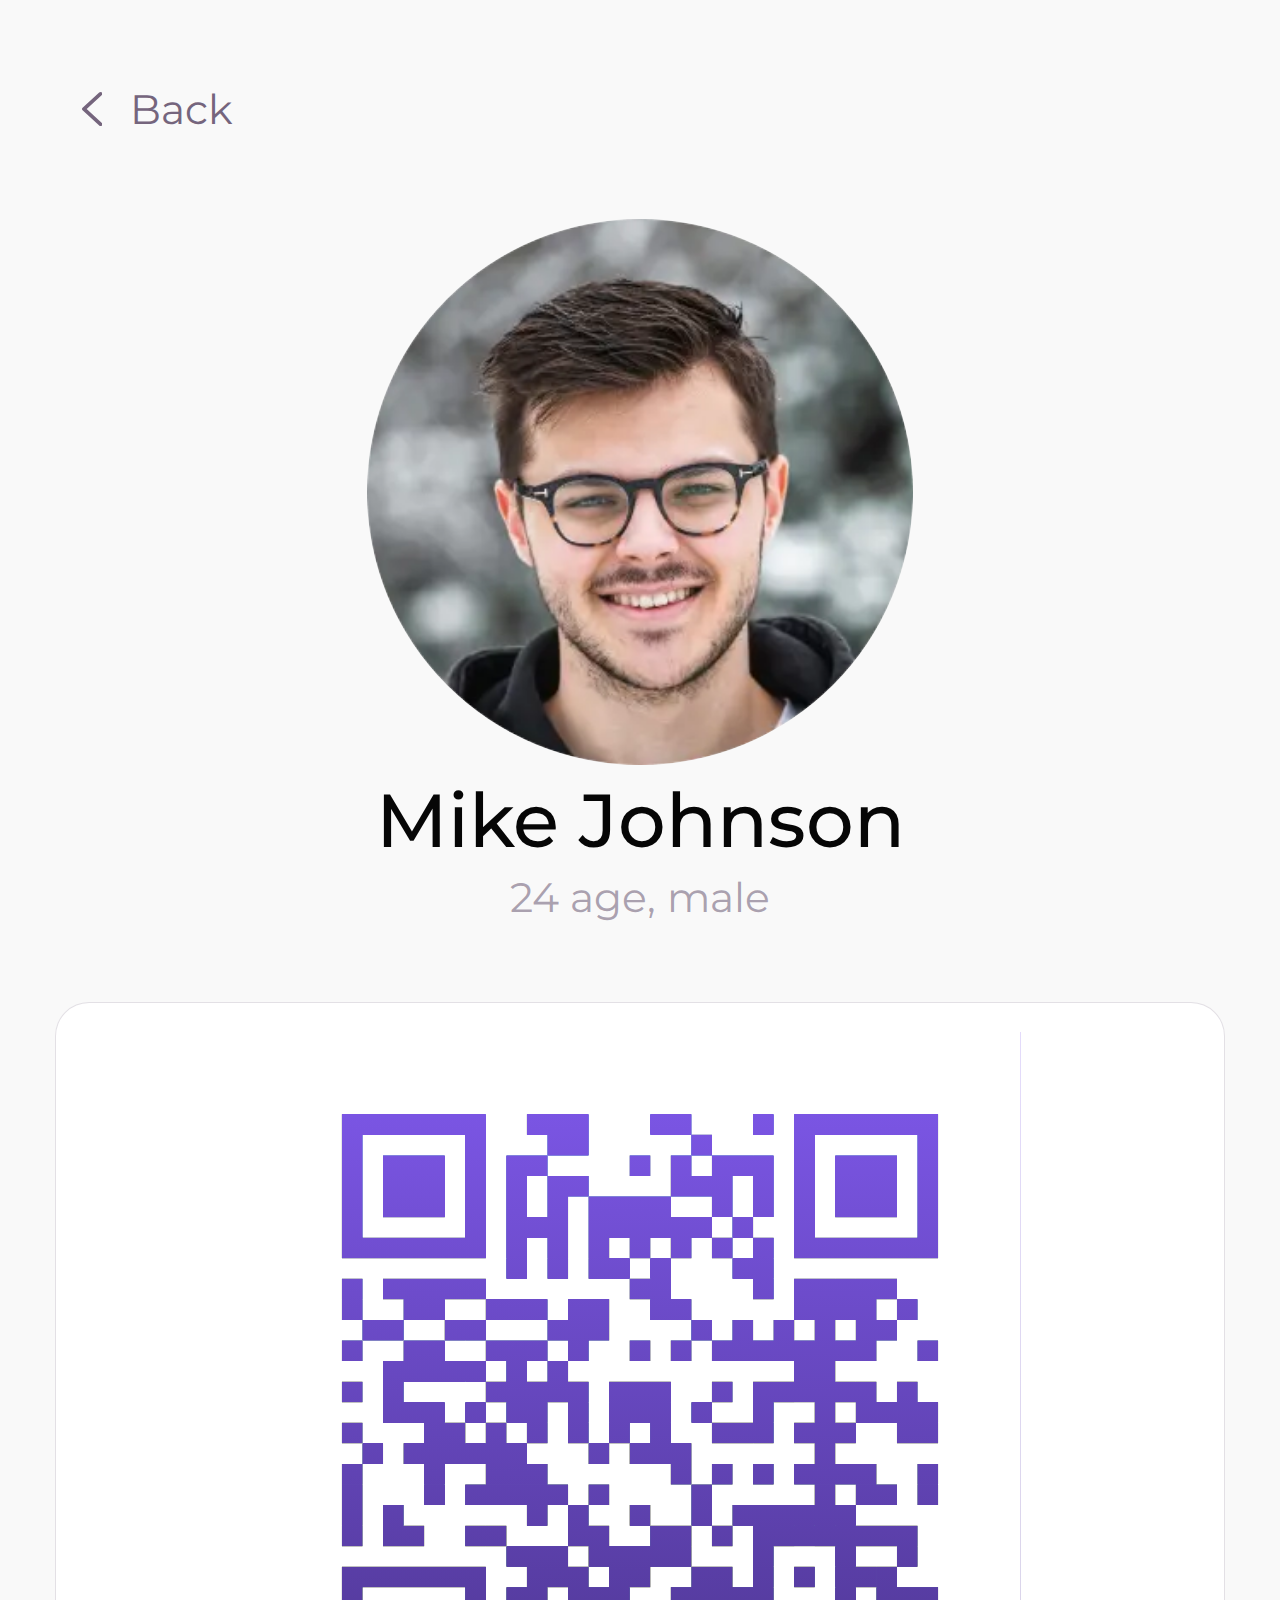
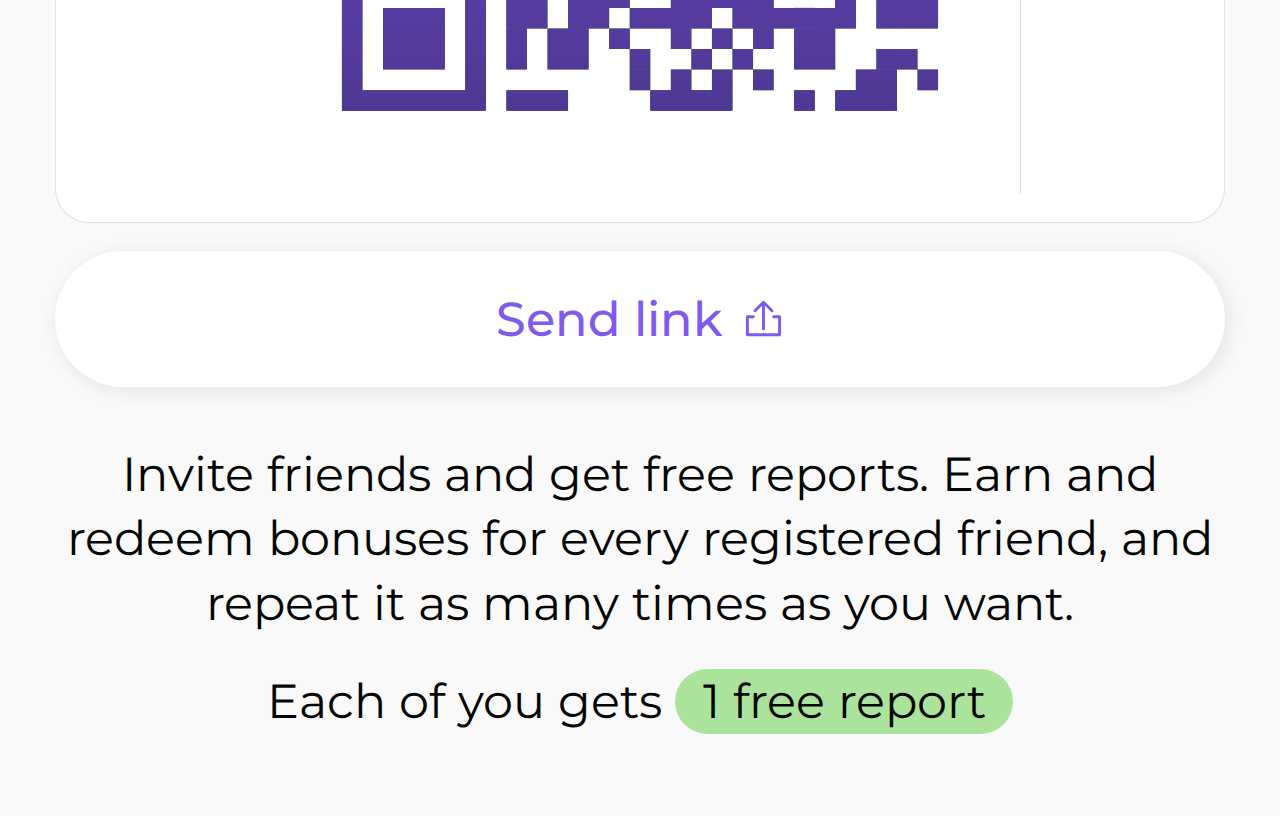
<file: invite.html>
<!DOCTYPE html><html lang="en"><head><meta charset="UTF-8"><meta http-equiv="X-UA-Compatible" content="IE=edge"><meta name="viewport" content="width=device-width,initial-scale=1"><meta name="format-detection" content="telephone=no"><meta name="description" content="Описание"><title>Invite - MatchApp</title><link rel="preconnect" href="https://fonts.googleapis.com"><link rel="preconnect" href="https://fonts.gstatic.com" crossorigin><link href="https://fonts.googleapis.com/css2?family=Montserrat:ital,wght@0,100..900;1,100..900&family=Roboto&display=swap&_v=20240505073601" rel="stylesheet"><link rel="stylesheet" href="css/global.min.css?_v=20240505073601"><link rel="stylesheet" href="css/style.min.css?_v=20240505073601"><link rel="shortcut icon" href="data:,"></head><body><svg xmlns="http://www.w3.org/2000/svg" style="display: none;"><symbol id="back" viewBox="0 0 6 10" stroke="none"><path d="M0 5c0 .14.06.27.17.38l4.87 4.46c.1.1.24.16.4.16.31 0 .56-.22.56-.52a.53.53 0 0 0-.17-.38L1.37 5 5.83.9C5.93.8 6 .67 6 .52 6 .22 5.75 0 5.44 0c-.16 0-.3.05-.4.15L.17 4.62A.5.5 0 0 0 0 5Z"/></symbol><symbol id="check" viewBox="0 0 17 15" fill="none"><path stroke-width="2" d="M1 6.5 6.7 13 16 1"/></symbol><symbol id="dots" viewBox="0 0 21 4" stroke="none"><circle cx="2.5" cy="2" r="2"/><circle cx="10.5" cy="2" r="2"/><circle cx="18.5" cy="2" r="2"/></symbol><symbol id="filter" viewBox="0 0 16 16" stroke="none"><path d="M15.4 7.43h-1.47c-.33 0-.6.26-.6.57 0 .31.27.57.6.57h1.48c.32 0 .6-.26.6-.57a.58.58 0 0 0-.6-.57ZM.6 8.57h6.9a2.37 2.37 0 0 0 2.28 1.72c1.3 0 2.37-1.03 2.37-2.29a2.34 2.34 0 0 0-2.37-2.29c-1.1 0-2.02.75-2.28 1.72H.6c-.33 0-.6.26-.6.57 0 .31.27.57.6.57Zm9.18-1.71c.65 0 1.18.51 1.18 1.14 0 .63-.53 1.14-1.18 1.14-.65 0-1.19-.51-1.19-1.14 0-.63.54-1.14 1.19-1.14Zm5.62 6.28H8.5a2.37 2.37 0 0 0-2.28-1.71 2.34 2.34 0 0 0-2.37 2.28A2.34 2.34 0 0 0 6.22 16c1.1 0 2.02-.74 2.28-1.71h6.9a.6.6 0 0 0 .6-.58.58.58 0 0 0-.6-.57Zm-9.18 1.72c-.65 0-1.18-.52-1.18-1.15 0-.62.53-1.14 1.18-1.14.65 0 1.19.52 1.19 1.14 0 .63-.54 1.15-1.19 1.15Zm-4.15-1.72H.6a.59.59 0 0 0-.59.57c0 .32.27.58.6.58h1.47a.6.6 0 0 0 .6-.58.58.58 0 0 0-.6-.57ZM.6 2.86h1.47c.33 0 .6-.26.6-.57a.58.58 0 0 0-.6-.58H.6a.59.59 0 0 0-.59.58c0 .31.27.57.6.57Zm5.62 1.71c1.1 0 2.02-.74 2.28-1.71h6.9c.33 0 .6-.26.6-.57a.58.58 0 0 0-.6-.58H8.5A2.37 2.37 0 0 0 6.22 0a2.34 2.34 0 0 0-2.37 2.29 2.34 2.34 0 0 0 2.37 2.28Zm0-3.43c.65 0 1.19.52 1.19 1.15 0 .62-.54 1.14-1.19 1.14-.65 0-1.18-.52-1.18-1.14 0-.63.53-1.15 1.18-1.15Z"/></symbol><symbol id="invite" viewBox="0 0 65 64" stroke="none"><path fill-rule="evenodd" clip-rule="evenodd" d="M33 2.75c-6.213 0-11.25 5.037-11.25 11.25S26.787 25.25 33 25.25 44.25 20.213 44.25 14 39.213 2.75 33 2.75ZM20.25 14c0-7.042 5.708-12.75 12.75-12.75S45.75 6.958 45.75 14 40.042 26.75 33 26.75 20.25 21.042 20.25 14Zm-6.13 21.147C19.14 30.722 25.933 28.25 33 28.25c2.8 0 5.554.388 8.172 1.13.928.264 1.838.572 2.728.922a.75.75 0 0 1-.55 1.396 27.493 27.493 0 0 0-2.587-.874A28.472 28.472 0 0 0 33 29.75c-6.725 0-13.159 2.355-17.889 6.523-4.727 4.165-7.361 9.792-7.361 15.636v9.341h50.5v-9.34c0-1.271-.124-2.53-.367-3.765a.75.75 0 1 1 1.472-.29 21.04 21.04 0 0 1 .395 4.054V62.75H6.25V51.91c0-6.308 2.845-12.335 7.87-16.763Zm39.447-6.608a.75.75 0 0 1 1.5 0v6.5h6.5a.75.75 0 0 1 0 1.5h-6.5v6.5a.75.75 0 0 1-1.5 0v-6.5h-6.5a.75.75 0 0 1 0-1.5h6.5v-6.5Z"/></symbol><symbol id="like" viewBox="0 0 19 19" stroke="none"><path d="M11.44 3.18A2.51 2.51 0 0 0 8.93.67H7.88c-.58 0-1.09.37-1.28.92L4.9 6.72H2.68c-1.11 0-2.02.91-2.02 2.02v7.4c0 1.12.9 2.03 2.02 2.03h10.13c1.48 0 2.78-.96 3.21-2.38l2.04-6.6a2.43 2.43 0 0 0-2.32-3.14h-4.83l.48-2.38c.02-.16.04-.32.04-.5ZM2 16.15v-7.4c0-.38.3-.68.68-.68H4.7v8.75H2.69a.68.68 0 0 1-.68-.67ZM15.74 7.4a1.08 1.08 0 0 1 1.03 1.4l-2.03 6.6a2 2 0 0 1-1.92 1.42H6.05V7.51L7.88 2h1.05a1.17 1.17 0 0 1 1.14 1.4l-.64 3.18c-.04.2.01.4.14.56.13.16.32.25.52.25h5.65Z"/></symbol><symbol id="pin" viewBox="0 0 12 16" fill="none"><path d="M11.5 6.1c0 2.3-1.4 4.6-2.9 6.5A24.9 24.9 0 0 1 6 15.3a22.5 22.5 0 0 1-2.6-2.7C1.9 10.7.5 8.4.5 6 .5 3 3 .5 6 .5s5.5 2.5 5.5 5.6Z"/><circle cx="6" cy="6" r="2.5"/></symbol><symbol id="plus" viewBox="0 0 11 10" stroke="none"><rect width="1" height="10" x="4.75" rx=".5"/><rect width="1" height="10" x="10.25" y="4.5" rx=".5" transform="rotate(90 10.25 4.5)"/></symbol><symbol id="remove" viewBox="0 0 16 16" stroke="none"><path d="M1.53.7a.83.83 0 0 0-.59.24.82.82 0 0 0 0 1.17l5.89 5.9-5.89 5.88a.82.82 0 0 0 0 1.17c.33.33.85.33 1.17 0l5.9-5.89 5.88 5.9c.33.32.85.32 1.17 0a.82.82 0 0 0 0-1.18L9.17 8l5.9-5.89a.82.82 0 0 0 0-1.17.83.83 0 0 0-.6-.24.83.83 0 0 0-.58.24L8 6.84 2.11.93A.83.83 0 0 0 1.53.7Z"/></symbol><symbol id="send" viewBox="0 0 12 14" stroke="none"><path fill-rule="evenodd" clip-rule="evenodd" d="M6.352 1.099a.498.498 0 0 0-.704 0L2.76 3.987a.498.498 0 0 0 .704.704l2.038-2.038v7.902a.498.498 0 0 0 .996 0V2.654l2.038 2.038a.498.498 0 1 0 .704-.704L6.352 1.099ZM.498 5.922A.498.498 0 0 0 0 6.42v6.13c0 .274.223.497.498.497h11.004A.498.498 0 0 0 12 12.55V6.42a.498.498 0 0 0-.498-.498H9.457a.498.498 0 0 0 0 .996h1.547v5.133H.996V6.918h1.547a.498.498 0 0 0 0-.996H.498Z"/></symbol></svg><div class="wrapper" data-wrapper><main class="main"><section class="invite"><div class="invite__container container"><button class="invite__back back"><span class="back__icon" aria-hidden="true"><svg width="6" height="10"><use xlink:href="#back"></use></svg> </span><span class="back__text">Back</span></button><div class="invite__inner"><div class="invite__profile"><div class="invite__image ibg"><picture><source srcset="img/images/pages/invite/1.webp" type="image/webp"><img src="img/images/pages/invite/1.png" alt="#"></picture></div><h1 class="invite__name">Mike Johnson</h1><div class="invite__about">24 age, male</div></div><div class="invite__qr invite-qr"><div class="invite-qr__block"><div class="invite-qr__image ibg"><img src="img/images/pages/invite/qr.svg" alt="#"></div></div><button class="invite-qr__button send-button"><span class="send-button__text">Send link</span> <span class="send-button__icon" aria-hidden="true"><svg width="12" height="12"><use xlink:href="#send"></use></svg></span></button></div><div class="invite__text"><p>Invite friends and get free reports. Earn and redeem bonuses for every registered friend, and repeat it as many times as you want.</p><p>Each of you gets <mark>1 free report</mark></p></div></div></div></section></main></div><script src="js/script.min.js?_v=20240505073601"></script></body></html>
</file>
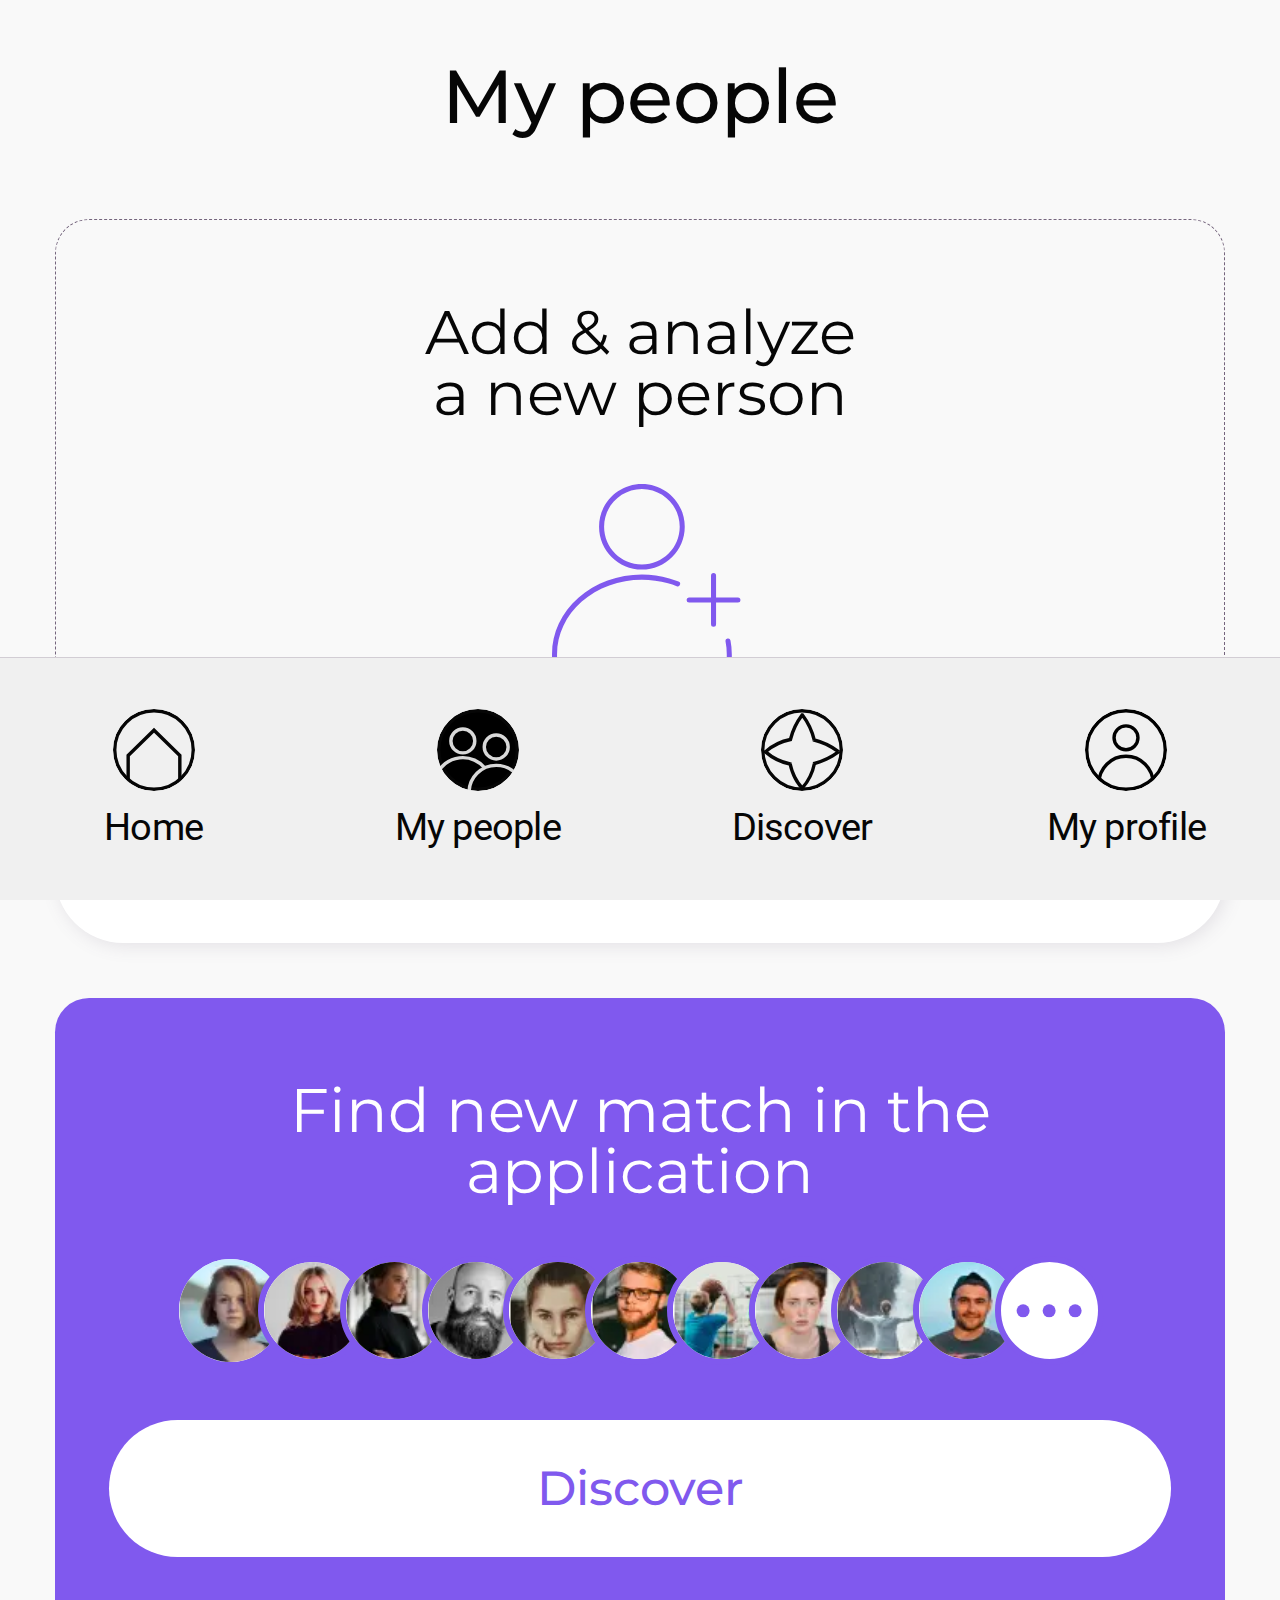
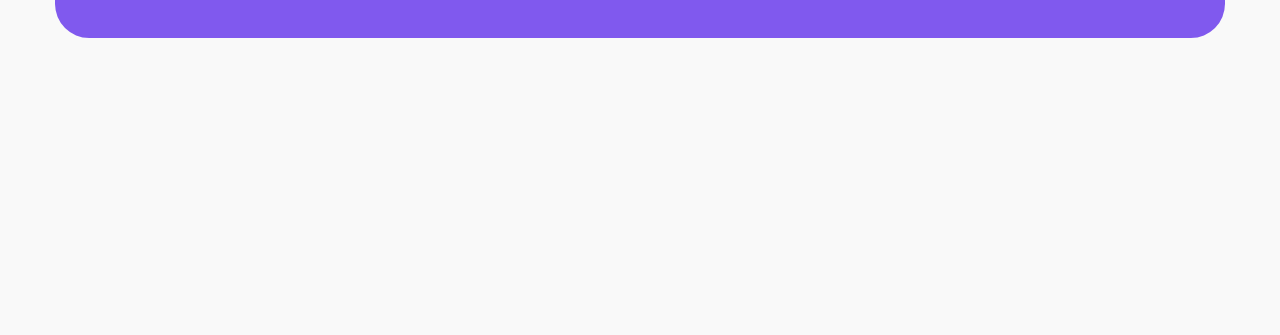
<file: my-people-zero.html>
<!DOCTYPE html><html lang="en"><head><meta charset="UTF-8"><meta http-equiv="X-UA-Compatible" content="IE=edge"><meta name="viewport" content="width=device-width,initial-scale=1"><meta name="format-detection" content="telephone=no"><meta name="description" content="Описание"><title>My people - MatchApp</title><link rel="preconnect" href="https://fonts.googleapis.com"><link rel="preconnect" href="https://fonts.gstatic.com" crossorigin><link href="https://fonts.googleapis.com/css2?family=Montserrat:ital,wght@0,100..900;1,100..900&family=Roboto&display=swap&_v=20240505073601" rel="stylesheet"><link rel="stylesheet" href="css/global.min.css?_v=20240505073601"><link rel="stylesheet" href="css/style.min.css?_v=20240505073601"><link rel="shortcut icon" href="data:,"></head><body><svg xmlns="http://www.w3.org/2000/svg" style="display: none;"><symbol id="back" viewBox="0 0 6 10" stroke="none"><path d="M0 5c0 .14.06.27.17.38l4.87 4.46c.1.1.24.16.4.16.31 0 .56-.22.56-.52a.53.53 0 0 0-.17-.38L1.37 5 5.83.9C5.93.8 6 .67 6 .52 6 .22 5.75 0 5.44 0c-.16 0-.3.05-.4.15L.17 4.62A.5.5 0 0 0 0 5Z"/></symbol><symbol id="check" viewBox="0 0 17 15" fill="none"><path stroke-width="2" d="M1 6.5 6.7 13 16 1"/></symbol><symbol id="dots" viewBox="0 0 21 4" stroke="none"><circle cx="2.5" cy="2" r="2"/><circle cx="10.5" cy="2" r="2"/><circle cx="18.5" cy="2" r="2"/></symbol><symbol id="filter" viewBox="0 0 16 16" stroke="none"><path d="M15.4 7.43h-1.47c-.33 0-.6.26-.6.57 0 .31.27.57.6.57h1.48c.32 0 .6-.26.6-.57a.58.58 0 0 0-.6-.57ZM.6 8.57h6.9a2.37 2.37 0 0 0 2.28 1.72c1.3 0 2.37-1.03 2.37-2.29a2.34 2.34 0 0 0-2.37-2.29c-1.1 0-2.02.75-2.28 1.72H.6c-.33 0-.6.26-.6.57 0 .31.27.57.6.57Zm9.18-1.71c.65 0 1.18.51 1.18 1.14 0 .63-.53 1.14-1.18 1.14-.65 0-1.19-.51-1.19-1.14 0-.63.54-1.14 1.19-1.14Zm5.62 6.28H8.5a2.37 2.37 0 0 0-2.28-1.71 2.34 2.34 0 0 0-2.37 2.28A2.34 2.34 0 0 0 6.22 16c1.1 0 2.02-.74 2.28-1.71h6.9a.6.6 0 0 0 .6-.58.58.58 0 0 0-.6-.57Zm-9.18 1.72c-.65 0-1.18-.52-1.18-1.15 0-.62.53-1.14 1.18-1.14.65 0 1.19.52 1.19 1.14 0 .63-.54 1.15-1.19 1.15Zm-4.15-1.72H.6a.59.59 0 0 0-.59.57c0 .32.27.58.6.58h1.47a.6.6 0 0 0 .6-.58.58.58 0 0 0-.6-.57ZM.6 2.86h1.47c.33 0 .6-.26.6-.57a.58.58 0 0 0-.6-.58H.6a.59.59 0 0 0-.59.58c0 .31.27.57.6.57Zm5.62 1.71c1.1 0 2.02-.74 2.28-1.71h6.9c.33 0 .6-.26.6-.57a.58.58 0 0 0-.6-.58H8.5A2.37 2.37 0 0 0 6.22 0a2.34 2.34 0 0 0-2.37 2.29 2.34 2.34 0 0 0 2.37 2.28Zm0-3.43c.65 0 1.19.52 1.19 1.15 0 .62-.54 1.14-1.19 1.14-.65 0-1.18-.52-1.18-1.14 0-.63.53-1.15 1.18-1.15Z"/></symbol><symbol id="invite" viewBox="0 0 65 64" stroke="none"><path fill-rule="evenodd" clip-rule="evenodd" d="M33 2.75c-6.213 0-11.25 5.037-11.25 11.25S26.787 25.25 33 25.25 44.25 20.213 44.25 14 39.213 2.75 33 2.75ZM20.25 14c0-7.042 5.708-12.75 12.75-12.75S45.75 6.958 45.75 14 40.042 26.75 33 26.75 20.25 21.042 20.25 14Zm-6.13 21.147C19.14 30.722 25.933 28.25 33 28.25c2.8 0 5.554.388 8.172 1.13.928.264 1.838.572 2.728.922a.75.75 0 0 1-.55 1.396 27.493 27.493 0 0 0-2.587-.874A28.472 28.472 0 0 0 33 29.75c-6.725 0-13.159 2.355-17.889 6.523-4.727 4.165-7.361 9.792-7.361 15.636v9.341h50.5v-9.34c0-1.271-.124-2.53-.367-3.765a.75.75 0 1 1 1.472-.29 21.04 21.04 0 0 1 .395 4.054V62.75H6.25V51.91c0-6.308 2.845-12.335 7.87-16.763Zm39.447-6.608a.75.75 0 0 1 1.5 0v6.5h6.5a.75.75 0 0 1 0 1.5h-6.5v6.5a.75.75 0 0 1-1.5 0v-6.5h-6.5a.75.75 0 0 1 0-1.5h6.5v-6.5Z"/></symbol><symbol id="like" viewBox="0 0 19 19" stroke="none"><path d="M11.44 3.18A2.51 2.51 0 0 0 8.93.67H7.88c-.58 0-1.09.37-1.28.92L4.9 6.72H2.68c-1.11 0-2.02.91-2.02 2.02v7.4c0 1.12.9 2.03 2.02 2.03h10.13c1.48 0 2.78-.96 3.21-2.38l2.04-6.6a2.43 2.43 0 0 0-2.32-3.14h-4.83l.48-2.38c.02-.16.04-.32.04-.5ZM2 16.15v-7.4c0-.38.3-.68.68-.68H4.7v8.75H2.69a.68.68 0 0 1-.68-.67ZM15.74 7.4a1.08 1.08 0 0 1 1.03 1.4l-2.03 6.6a2 2 0 0 1-1.92 1.42H6.05V7.51L7.88 2h1.05a1.17 1.17 0 0 1 1.14 1.4l-.64 3.18c-.04.2.01.4.14.56.13.16.32.25.52.25h5.65Z"/></symbol><symbol id="pin" viewBox="0 0 12 16" fill="none"><path d="M11.5 6.1c0 2.3-1.4 4.6-2.9 6.5A24.9 24.9 0 0 1 6 15.3a22.5 22.5 0 0 1-2.6-2.7C1.9 10.7.5 8.4.5 6 .5 3 3 .5 6 .5s5.5 2.5 5.5 5.6Z"/><circle cx="6" cy="6" r="2.5"/></symbol><symbol id="plus" viewBox="0 0 11 10" stroke="none"><rect width="1" height="10" x="4.75" rx=".5"/><rect width="1" height="10" x="10.25" y="4.5" rx=".5" transform="rotate(90 10.25 4.5)"/></symbol><symbol id="remove" viewBox="0 0 16 16" stroke="none"><path d="M1.53.7a.83.83 0 0 0-.59.24.82.82 0 0 0 0 1.17l5.89 5.9-5.89 5.88a.82.82 0 0 0 0 1.17c.33.33.85.33 1.17 0l5.9-5.89 5.88 5.9c.33.32.85.32 1.17 0a.82.82 0 0 0 0-1.18L9.17 8l5.9-5.89a.82.82 0 0 0 0-1.17.83.83 0 0 0-.6-.24.83.83 0 0 0-.58.24L8 6.84 2.11.93A.83.83 0 0 0 1.53.7Z"/></symbol><symbol id="send" viewBox="0 0 12 14" stroke="none"><path fill-rule="evenodd" clip-rule="evenodd" d="M6.352 1.099a.498.498 0 0 0-.704 0L2.76 3.987a.498.498 0 0 0 .704.704l2.038-2.038v7.902a.498.498 0 0 0 .996 0V2.654l2.038 2.038a.498.498 0 1 0 .704-.704L6.352 1.099ZM.498 5.922A.498.498 0 0 0 0 6.42v6.13c0 .274.223.497.498.497h11.004A.498.498 0 0 0 12 12.55V6.42a.498.498 0 0 0-.498-.498H9.457a.498.498 0 0 0 0 .996h1.547v5.133H.996V6.918h1.547a.498.498 0 0 0 0-.996H.498Z"/></symbol></svg><div class="wrapper" data-wrapper><header class="header" id="header" data-header="header"><div class="header__wrapper" data-header="wrapper" data-fixed><nav class="header__nav header-nav" aria-label="Main navigation"><ul class="header-nav__list"><li class="header-nav__item"><a class="header-nav__link nav-link" href="#"><span class="nav-link__icon ibg"><img src="img/icons/header/home.svg" alt="#"> </span><span class="nav-link__text">Home</span></a></li><li class="header-nav__item"><a class="header-nav__link nav-link nav-link--active" href="" aria-current="page"><span class="nav-link__icon ibg"><img src="img/icons/header/people-active.svg" alt="#"> </span><span class="nav-link__text">My people</span></a></li><li class="header-nav__item"><a class="header-nav__link nav-link" href="#"><span class="nav-link__icon ibg"><img src="img/icons/header/discover.svg" alt="#"> </span><span class="nav-link__text">Discover</span></a></li><li class="header-nav__item"><a class="header-nav__link nav-link" href="#"><span class="nav-link__icon ibg"><img src="img/icons/header/profile.svg" alt="#"> </span><span class="nav-link__text">My profile</span></a></li></ul></nav></div></header><main class="main"><section class="people"><div class="people__container container"><h1 class="people__title">My people</h1><div class="people__top"><div class="people__invite people-invite"><button class="people-invite__inner"><span class="people-invite__text">Add&nbsp;&&nbsp;analyze a new person</span> <span class="people-invite__icon" aria-hidden="true"><svg width="64" height="64"><use xlink:href="#invite"></use></svg></span></button> <button class="people-invite__button invite-button"><span class="invite-button__text">Invite friends</span> <span class="invite-button__icon" aria-hidden="true"><svg width="10" height="10"><use xlink:href="#plus"></use></svg></span></button></div><div class="people__discover people-discover"><p class="people-discover__text">Find new match in the application</p><div class="people-discover__images"><div class="people-discover__icon ibg"><picture><source srcset="img/icons/pages/my-people/discover/1.webp" type="image/webp"><img src="img/icons/pages/my-people/discover/1.jpg" alt="#"></picture></div><div class="people-discover__icon ibg"><picture><source srcset="img/icons/pages/my-people/discover/2.webp" type="image/webp"><img src="img/icons/pages/my-people/discover/2.jpg" alt="#"></picture></div><div class="people-discover__icon ibg"><picture><source srcset="img/icons/pages/my-people/discover/3.webp" type="image/webp"><img src="img/icons/pages/my-people/discover/3.jpg" alt="#"></picture></div><div class="people-discover__icon ibg"><picture><source srcset="img/icons/pages/my-people/discover/4.webp" type="image/webp"><img src="img/icons/pages/my-people/discover/4.jpg" alt="#"></picture></div><div class="people-discover__icon ibg"><picture><source srcset="img/icons/pages/my-people/discover/5.webp" type="image/webp"><img src="img/icons/pages/my-people/discover/5.jpg" alt="#"></picture></div><div class="people-discover__icon ibg"><picture><source srcset="img/icons/pages/my-people/discover/6.webp" type="image/webp"><img src="img/icons/pages/my-people/discover/6.jpg" alt="#"></picture></div><div class="people-discover__icon ibg"><picture><source srcset="img/icons/pages/my-people/discover/7.webp" type="image/webp"><img src="img/icons/pages/my-people/discover/7.jpg" alt="#"></picture></div><div class="people-discover__icon ibg"><picture><source srcset="img/icons/pages/my-people/discover/8.webp" type="image/webp"><img src="img/icons/pages/my-people/discover/8.jpg" alt="#"></picture></div><div class="people-discover__icon ibg"><picture><source srcset="img/icons/pages/my-people/discover/9.webp" type="image/webp"><img src="img/icons/pages/my-people/discover/9.jpg" alt="#"></picture></div><div class="people-discover__icon ibg"><picture><source srcset="img/icons/pages/my-people/discover/10.webp" type="image/webp"><img src="img/icons/pages/my-people/discover/10.jpg" alt="#"></picture></div><div class="people-discover__icon"><svg width="20" height="4" aria-hidden="true"><use xlink:href="#dots"></use></svg></div></div><button class="people-discover__button">Discover</button></div></div></div></section></main></div><script src="js/script.min.js?_v=20240505073601"></script></body></html>
</file>
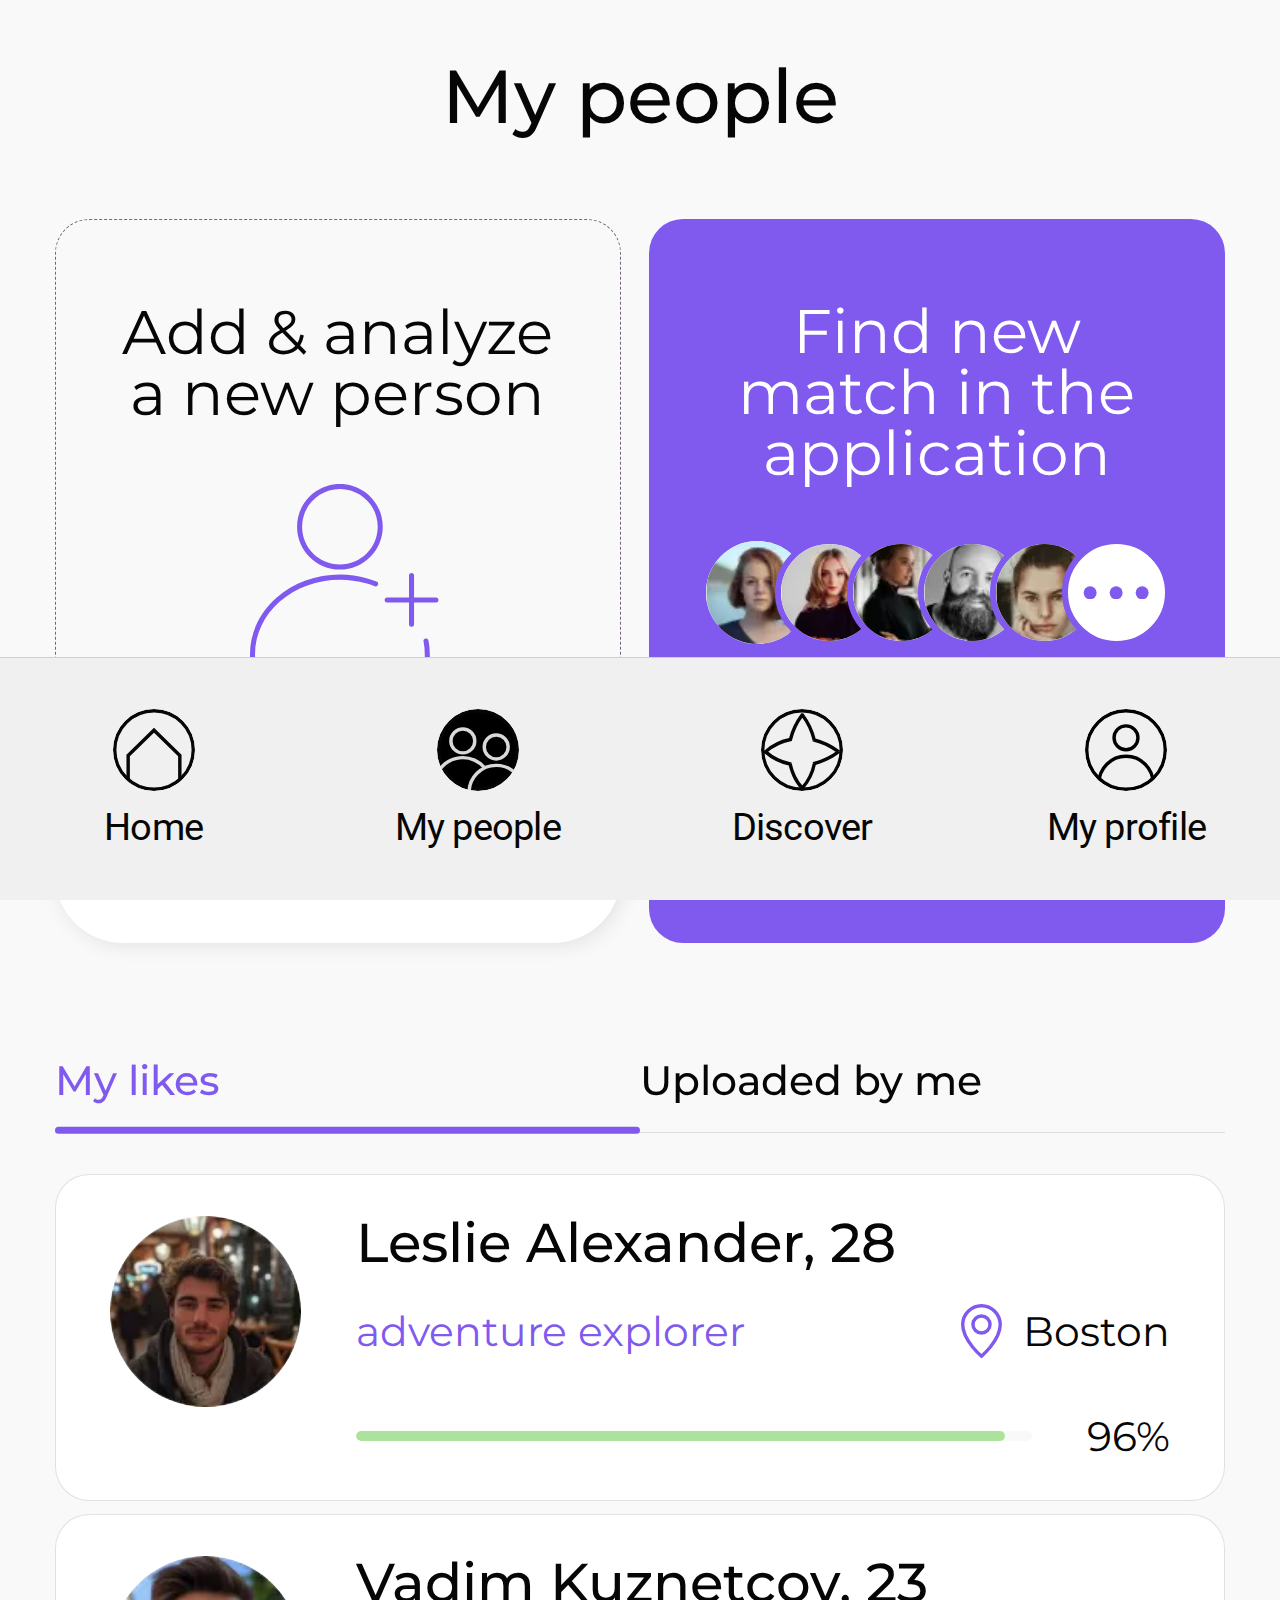
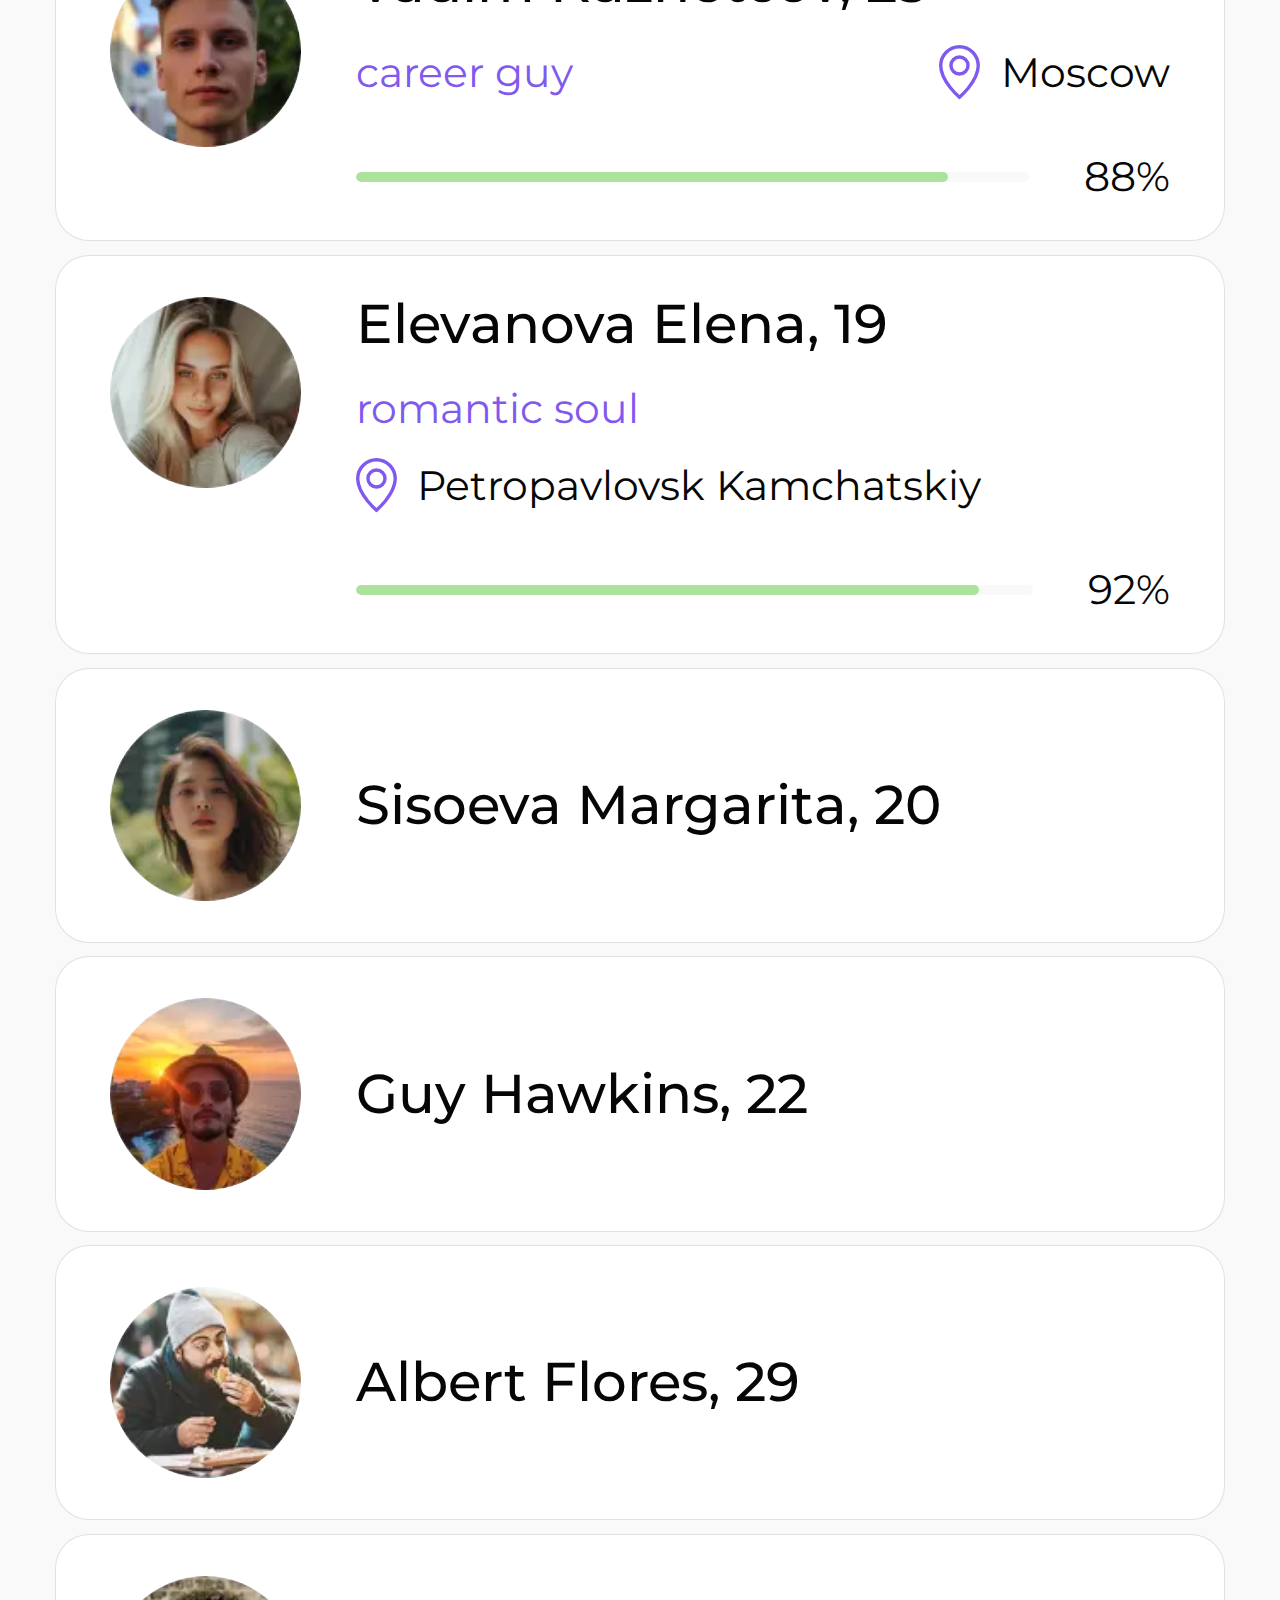
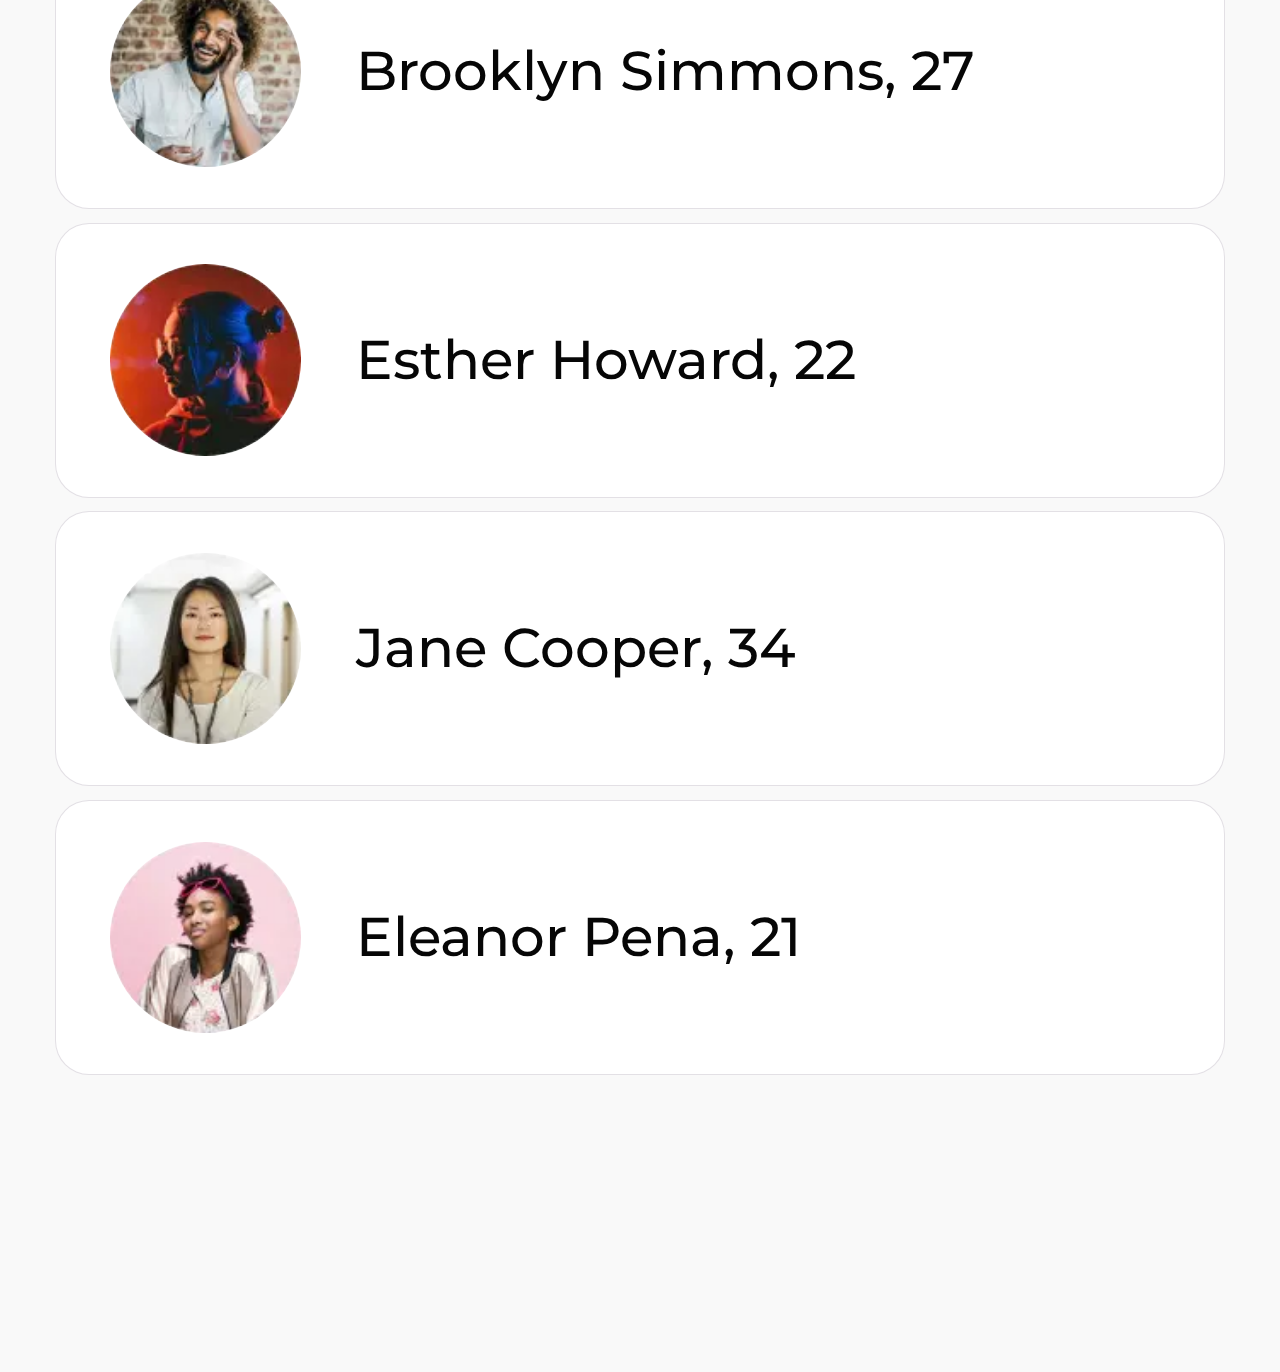
<file: my-people.html>
<!DOCTYPE html><html lang="en"><head><meta charset="UTF-8"><meta http-equiv="X-UA-Compatible" content="IE=edge"><meta name="viewport" content="width=device-width,initial-scale=1"><meta name="format-detection" content="telephone=no"><meta name="description" content="Описание"><title>My people - MatchApp</title><link rel="preconnect" href="https://fonts.googleapis.com"><link rel="preconnect" href="https://fonts.gstatic.com" crossorigin><link href="https://fonts.googleapis.com/css2?family=Montserrat:ital,wght@0,100..900;1,100..900&family=Roboto&display=swap&_v=20240505073601" rel="stylesheet"><link rel="stylesheet" href="css/global.min.css?_v=20240505073601"><link rel="stylesheet" href="css/style.min.css?_v=20240505073601"><link rel="shortcut icon" href="data:,"></head><body><svg xmlns="http://www.w3.org/2000/svg" style="display: none;"><symbol id="back" viewBox="0 0 6 10" stroke="none"><path d="M0 5c0 .14.06.27.17.38l4.87 4.46c.1.1.24.16.4.16.31 0 .56-.22.56-.52a.53.53 0 0 0-.17-.38L1.37 5 5.83.9C5.93.8 6 .67 6 .52 6 .22 5.75 0 5.44 0c-.16 0-.3.05-.4.15L.17 4.62A.5.5 0 0 0 0 5Z"/></symbol><symbol id="check" viewBox="0 0 17 15" fill="none"><path stroke-width="2" d="M1 6.5 6.7 13 16 1"/></symbol><symbol id="dots" viewBox="0 0 21 4" stroke="none"><circle cx="2.5" cy="2" r="2"/><circle cx="10.5" cy="2" r="2"/><circle cx="18.5" cy="2" r="2"/></symbol><symbol id="filter" viewBox="0 0 16 16" stroke="none"><path d="M15.4 7.43h-1.47c-.33 0-.6.26-.6.57 0 .31.27.57.6.57h1.48c.32 0 .6-.26.6-.57a.58.58 0 0 0-.6-.57ZM.6 8.57h6.9a2.37 2.37 0 0 0 2.28 1.72c1.3 0 2.37-1.03 2.37-2.29a2.34 2.34 0 0 0-2.37-2.29c-1.1 0-2.02.75-2.28 1.72H.6c-.33 0-.6.26-.6.57 0 .31.27.57.6.57Zm9.18-1.71c.65 0 1.18.51 1.18 1.14 0 .63-.53 1.14-1.18 1.14-.65 0-1.19-.51-1.19-1.14 0-.63.54-1.14 1.19-1.14Zm5.62 6.28H8.5a2.37 2.37 0 0 0-2.28-1.71 2.34 2.34 0 0 0-2.37 2.28A2.34 2.34 0 0 0 6.22 16c1.1 0 2.02-.74 2.28-1.71h6.9a.6.6 0 0 0 .6-.58.58.58 0 0 0-.6-.57Zm-9.18 1.72c-.65 0-1.18-.52-1.18-1.15 0-.62.53-1.14 1.18-1.14.65 0 1.19.52 1.19 1.14 0 .63-.54 1.15-1.19 1.15Zm-4.15-1.72H.6a.59.59 0 0 0-.59.57c0 .32.27.58.6.58h1.47a.6.6 0 0 0 .6-.58.58.58 0 0 0-.6-.57ZM.6 2.86h1.47c.33 0 .6-.26.6-.57a.58.58 0 0 0-.6-.58H.6a.59.59 0 0 0-.59.58c0 .31.27.57.6.57Zm5.62 1.71c1.1 0 2.02-.74 2.28-1.71h6.9c.33 0 .6-.26.6-.57a.58.58 0 0 0-.6-.58H8.5A2.37 2.37 0 0 0 6.22 0a2.34 2.34 0 0 0-2.37 2.29 2.34 2.34 0 0 0 2.37 2.28Zm0-3.43c.65 0 1.19.52 1.19 1.15 0 .62-.54 1.14-1.19 1.14-.65 0-1.18-.52-1.18-1.14 0-.63.53-1.15 1.18-1.15Z"/></symbol><symbol id="invite" viewBox="0 0 65 64" stroke="none"><path fill-rule="evenodd" clip-rule="evenodd" d="M33 2.75c-6.213 0-11.25 5.037-11.25 11.25S26.787 25.25 33 25.25 44.25 20.213 44.25 14 39.213 2.75 33 2.75ZM20.25 14c0-7.042 5.708-12.75 12.75-12.75S45.75 6.958 45.75 14 40.042 26.75 33 26.75 20.25 21.042 20.25 14Zm-6.13 21.147C19.14 30.722 25.933 28.25 33 28.25c2.8 0 5.554.388 8.172 1.13.928.264 1.838.572 2.728.922a.75.75 0 0 1-.55 1.396 27.493 27.493 0 0 0-2.587-.874A28.472 28.472 0 0 0 33 29.75c-6.725 0-13.159 2.355-17.889 6.523-4.727 4.165-7.361 9.792-7.361 15.636v9.341h50.5v-9.34c0-1.271-.124-2.53-.367-3.765a.75.75 0 1 1 1.472-.29 21.04 21.04 0 0 1 .395 4.054V62.75H6.25V51.91c0-6.308 2.845-12.335 7.87-16.763Zm39.447-6.608a.75.75 0 0 1 1.5 0v6.5h6.5a.75.75 0 0 1 0 1.5h-6.5v6.5a.75.75 0 0 1-1.5 0v-6.5h-6.5a.75.75 0 0 1 0-1.5h6.5v-6.5Z"/></symbol><symbol id="like" viewBox="0 0 19 19" stroke="none"><path d="M11.44 3.18A2.51 2.51 0 0 0 8.93.67H7.88c-.58 0-1.09.37-1.28.92L4.9 6.72H2.68c-1.11 0-2.02.91-2.02 2.02v7.4c0 1.12.9 2.03 2.02 2.03h10.13c1.48 0 2.78-.96 3.21-2.38l2.04-6.6a2.43 2.43 0 0 0-2.32-3.14h-4.83l.48-2.38c.02-.16.04-.32.04-.5ZM2 16.15v-7.4c0-.38.3-.68.68-.68H4.7v8.75H2.69a.68.68 0 0 1-.68-.67ZM15.74 7.4a1.08 1.08 0 0 1 1.03 1.4l-2.03 6.6a2 2 0 0 1-1.92 1.42H6.05V7.51L7.88 2h1.05a1.17 1.17 0 0 1 1.14 1.4l-.64 3.18c-.04.2.01.4.14.56.13.16.32.25.52.25h5.65Z"/></symbol><symbol id="pin" viewBox="0 0 12 16" fill="none"><path d="M11.5 6.1c0 2.3-1.4 4.6-2.9 6.5A24.9 24.9 0 0 1 6 15.3a22.5 22.5 0 0 1-2.6-2.7C1.9 10.7.5 8.4.5 6 .5 3 3 .5 6 .5s5.5 2.5 5.5 5.6Z"/><circle cx="6" cy="6" r="2.5"/></symbol><symbol id="plus" viewBox="0 0 11 10" stroke="none"><rect width="1" height="10" x="4.75" rx=".5"/><rect width="1" height="10" x="10.25" y="4.5" rx=".5" transform="rotate(90 10.25 4.5)"/></symbol><symbol id="remove" viewBox="0 0 16 16" stroke="none"><path d="M1.53.7a.83.83 0 0 0-.59.24.82.82 0 0 0 0 1.17l5.89 5.9-5.89 5.88a.82.82 0 0 0 0 1.17c.33.33.85.33 1.17 0l5.9-5.89 5.88 5.9c.33.32.85.32 1.17 0a.82.82 0 0 0 0-1.18L9.17 8l5.9-5.89a.82.82 0 0 0 0-1.17.83.83 0 0 0-.6-.24.83.83 0 0 0-.58.24L8 6.84 2.11.93A.83.83 0 0 0 1.53.7Z"/></symbol><symbol id="send" viewBox="0 0 12 14" stroke="none"><path fill-rule="evenodd" clip-rule="evenodd" d="M6.352 1.099a.498.498 0 0 0-.704 0L2.76 3.987a.498.498 0 0 0 .704.704l2.038-2.038v7.902a.498.498 0 0 0 .996 0V2.654l2.038 2.038a.498.498 0 1 0 .704-.704L6.352 1.099ZM.498 5.922A.498.498 0 0 0 0 6.42v6.13c0 .274.223.497.498.497h11.004A.498.498 0 0 0 12 12.55V6.42a.498.498 0 0 0-.498-.498H9.457a.498.498 0 0 0 0 .996h1.547v5.133H.996V6.918h1.547a.498.498 0 0 0 0-.996H.498Z"/></symbol></svg><div class="wrapper" data-wrapper><header class="header" id="header" data-header="header"><div class="header__wrapper" data-header="wrapper" data-fixed><nav class="header__nav header-nav" aria-label="Main navigation"><ul class="header-nav__list"><li class="header-nav__item"><a class="header-nav__link nav-link" href="#"><span class="nav-link__icon ibg"><img src="img/icons/header/home.svg" alt="#"> </span><span class="nav-link__text">Home</span></a></li><li class="header-nav__item"><a class="header-nav__link nav-link nav-link--active" href="" aria-current="page"><span class="nav-link__icon ibg"><img src="img/icons/header/people-active.svg" alt="#"> </span><span class="nav-link__text">My people</span></a></li><li class="header-nav__item"><a class="header-nav__link nav-link" href="#"><span class="nav-link__icon ibg"><img src="img/icons/header/discover.svg" alt="#"> </span><span class="nav-link__text">Discover</span></a></li><li class="header-nav__item"><a class="header-nav__link nav-link" href="#"><span class="nav-link__icon ibg"><img src="img/icons/header/profile.svg" alt="#"> </span><span class="nav-link__text">My profile</span></a></li></ul></nav></div></header><main class="main"><section class="people"><div class="people__container container"><h1 class="people__title">My people</h1><div class="people__top"><div class="people__invite people-invite"><button class="people-invite__inner"><span class="people-invite__text">Add&nbsp;&&nbsp;analyze a new person</span> <span class="people-invite__icon" aria-hidden="true"><svg width="64" height="64"><use xlink:href="#invite"></use></svg></span></button> <button class="people-invite__button invite-button"><span class="invite-button__text">Invite friends</span> <span class="invite-button__icon" aria-hidden="true"><svg width="10" height="10"><use xlink:href="#plus"></use></svg></span></button></div><div class="people__discover people-discover"><p class="people-discover__text">Find new match in the application</p><div class="people-discover__images"><div class="people-discover__icon ibg"><picture><source srcset="img/icons/pages/my-people/discover/1.webp" type="image/webp"><img src="img/icons/pages/my-people/discover/1.jpg" alt="#"></picture></div><div class="people-discover__icon ibg"><picture><source srcset="img/icons/pages/my-people/discover/2.webp" type="image/webp"><img src="img/icons/pages/my-people/discover/2.jpg" alt="#"></picture></div><div class="people-discover__icon ibg"><picture><source srcset="img/icons/pages/my-people/discover/3.webp" type="image/webp"><img src="img/icons/pages/my-people/discover/3.jpg" alt="#"></picture></div><div class="people-discover__icon ibg"><picture><source srcset="img/icons/pages/my-people/discover/4.webp" type="image/webp"><img src="img/icons/pages/my-people/discover/4.jpg" alt="#"></picture></div><div class="people-discover__icon ibg"><picture><source srcset="img/icons/pages/my-people/discover/5.webp" type="image/webp"><img src="img/icons/pages/my-people/discover/5.jpg" alt="#"></picture></div><div class="people-discover__icon ibg"><picture><source srcset="img/icons/pages/my-people/discover/6.webp" type="image/webp"><img src="img/icons/pages/my-people/discover/6.jpg" alt="#"></picture></div><div class="people-discover__icon ibg"><picture><source srcset="img/icons/pages/my-people/discover/7.webp" type="image/webp"><img src="img/icons/pages/my-people/discover/7.jpg" alt="#"></picture></div><div class="people-discover__icon ibg"><picture><source srcset="img/icons/pages/my-people/discover/8.webp" type="image/webp"><img src="img/icons/pages/my-people/discover/8.jpg" alt="#"></picture></div><div class="people-discover__icon ibg"><picture><source srcset="img/icons/pages/my-people/discover/9.webp" type="image/webp"><img src="img/icons/pages/my-people/discover/9.jpg" alt="#"></picture></div><div class="people-discover__icon ibg"><picture><source srcset="img/icons/pages/my-people/discover/10.webp" type="image/webp"><img src="img/icons/pages/my-people/discover/10.jpg" alt="#"></picture></div><div class="people-discover__icon"><svg width="20" height="4" aria-hidden="true"><use xlink:href="#dots"></use></svg></div></div><button class="people-discover__button">Discover</button></div></div><div class="peoples"><div class="peoples__buttons"><a class="peoples__button active" href="#people-likes">My likes</a> <a class="peoples__button" href="#people-uploaded">Uploaded by me</a></div><div class="peoples__inner"><ul class="peoples__list" id="people-likes"><li class="peoples__item"><article class="people-card"><div class="people-card__image ibg"><picture><source srcset="img/images/pages/my-people/peoples/1.webp" type="image/webp"><img src="img/images/pages/my-people/peoples/1.jpg" alt="#"></picture></div><div class="people-card__inner"><h2 class="people-card__name people-name">Leslie Alexander, 28</h2><div class="people-card__about"><div class="people-card__type people-type">adventure explorer</div><div class="people-card__location people-location"><span class="people-location__icon" aria-hidden="true"><svg width="12" height="16"><use xlink:href="#pin"></use></svg> </span><span class="people-location__text">Boston</span></div></div><div class="people-card__compatilibity people-compatilibity"><span class="people-compatilibity__progress compatilibity-progress" aria-hidden="true" style="--progress: 96%;"></span><div class="people-compatilibity__text">96%</div></div></div></article></li><li class="peoples__item"><article class="people-card"><div class="people-card__image ibg"><picture><source srcset="img/images/pages/my-people/peoples/2.webp" type="image/webp"><img src="img/images/pages/my-people/peoples/2.jpg" alt="#"></picture></div><div class="people-card__inner"><h2 class="people-card__name people-name">Vadim Kuznetcov, 23</h2><div class="people-card__about"><div class="people-card__type people-type">career guy</div><div class="people-card__location people-location"><span class="people-location__icon" aria-hidden="true"><svg width="12" height="16"><use xlink:href="#pin"></use></svg> </span><span class="people-location__text">Moscow</span></div></div><div class="people-card__compatilibity people-compatilibity"><span class="people-compatilibity__progress compatilibity-progress" aria-hidden="true" style="--progress: 88%;"></span><div class="people-compatilibity__text">88%</div></div></div></article></li><li class="peoples__item"><article class="people-card"><div class="people-card__image ibg"><picture><source srcset="img/images/pages/my-people/peoples/3.webp" type="image/webp"><img src="img/images/pages/my-people/peoples/3.jpg" alt="#"></picture></div><div class="people-card__inner"><h2 class="people-card__name people-name">Elevanova Elena, 19</h2><div class="people-card__about"><div class="people-card__type people-type">romantic soul</div><div class="people-card__location people-location"><span class="people-location__icon" aria-hidden="true"><svg width="12" height="16"><use xlink:href="#pin"></use></svg> </span><span class="people-location__text">Petropavlovsk Kamchatskiy</span></div></div><div class="people-card__compatilibity people-compatilibity"><span class="people-compatilibity__progress compatilibity-progress" aria-hidden="true" style="--progress: 92%;"></span><div class="people-compatilibity__text">92%</div></div></div></article></li></ul><ul class="peoples__list" id="people-uploaded"><li class="peoples__item"><article class="people-card"><div class="people-card__image ibg"><picture><source srcset="img/images/pages/my-people/peoples/4.webp" type="image/webp"><img src="img/images/pages/my-people/peoples/4.jpg" alt="#"></picture></div><div class="people-card__inner"><h2 class="people-card__name people-name">Sisoeva Margarita, 20</h2></div></article></li><li class="peoples__item"><article class="people-card"><div class="people-card__image ibg"><picture><source srcset="img/images/pages/my-people/peoples/5.webp" type="image/webp"><img src="img/images/pages/my-people/peoples/5.jpg" alt="#"></picture></div><div class="people-card__inner"><h2 class="people-card__name people-name">Guy Hawkins, 22</h2></div></article></li><li class="peoples__item"><article class="people-card"><div class="people-card__image ibg"><picture><source srcset="img/images/pages/my-people/peoples/6.webp" type="image/webp"><img src="img/images/pages/my-people/peoples/6.jpg" alt="#"></picture></div><div class="people-card__inner"><h2 class="people-card__name people-name">Albert Flores, 29</h2></div></article></li><li class="peoples__item"><article class="people-card"><div class="people-card__image ibg"><picture><source srcset="img/images/pages/my-people/peoples/7.webp" type="image/webp"><img src="img/images/pages/my-people/peoples/7.jpg" alt="#"></picture></div><div class="people-card__inner"><h2 class="people-card__name people-name">Brooklyn Simmons, 27</h2></div></article></li><li class="peoples__item"><article class="people-card"><div class="people-card__image ibg"><picture><source srcset="img/images/pages/my-people/peoples/8.webp" type="image/webp"><img src="img/images/pages/my-people/peoples/8.jpg" alt="#"></picture></div><div class="people-card__inner"><h2 class="people-card__name people-name">Esther Howard, 22</h2></div></article></li><li class="peoples__item"><article class="people-card"><div class="people-card__image ibg"><picture><source srcset="img/images/pages/my-people/peoples/9.webp" type="image/webp"><img src="img/images/pages/my-people/peoples/9.jpg" alt="#"></picture></div><div class="people-card__inner"><h2 class="people-card__name people-name">Jane Cooper, 34</h2></div></article></li><li class="peoples__item"><article class="people-card"><div class="people-card__image ibg"><picture><source srcset="img/images/pages/my-people/peoples/10.webp" type="image/webp"><img src="img/images/pages/my-people/peoples/10.jpg" alt="#"></picture></div><div class="people-card__inner"><h2 class="people-card__name people-name">Eleanor Pena, 21</h2></div></article></li></ul></div></div></div></section></main></div><script src="js/script.min.js?_v=20240505073601"></script></body></html>
</file>
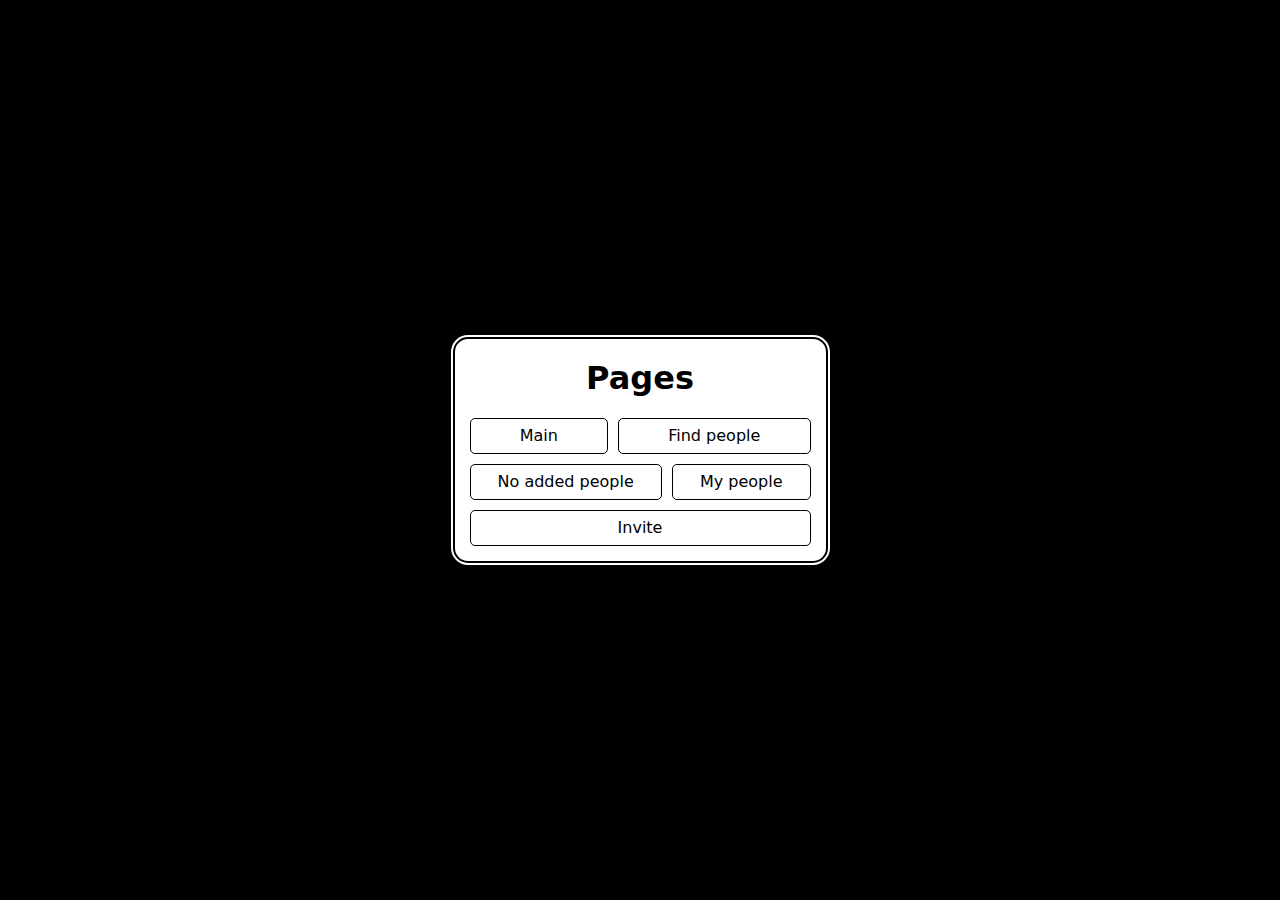
<file: pages.html>
<!DOCTYPE html><html lang="en"><head><meta charset="UTF-8"><meta http-equiv="X-UA-Compatible" content="IE=edge"><meta name="viewport" content="width=device-width,initial-scale=1"><title>Pages - MatchApp</title><link rel="shortcut icon" href="data:,"><style>* {
      box-sizing: border-box;
      margin: 0;
      padding: 0;
      border: 0;
    }

    :focus,
    :active {
      outline: none;
    }

    html,
    body {
      -moz-text-size-adjust: 100%;
      -webkit-text-size-adjust: 100%;

      inline-size: 100%;
      block-size: 100%;
      font-family: system-ui, -apple-system, BlinkMacSystemFont, 'Segoe UI', Roboto, Oxygen, Ubuntu, Cantarell, 'Open Sans', 'Helvetica Neue', sans-serif;
      font-size: 16px;
      line-height: 1.5;
    }

    body {
      background-color: #000;
    }

    body>div {
      display: flex;
      min-block-size: 100%;
      padding: 15px;
    }

    body>div>div {
      inline-size: 100%;
      max-inline-size: 375px;
      margin: auto;
      padding: 15px;
      background-color: #fff;
      box-shadow: 0 0 0 2px #fff;
      border: 2px solid;
      border-radius: 15px;
    }

    h1 {
      margin-block-end: 0.5em;
      font-size: 2rem;
      font-weight: 700;
      text-align: center;
    }

    ul,
    li {
      list-style: none;
    }

    ul {
      display: flex;
      flex-wrap: wrap;
      justify-content: center;
      align-items: center;
      gap: 10px;
    }

    li {
      flex: 1 1 auto;
    }

    a,
    a:visited,
    a:hover {
      text-decoration: none;
    }

    a {
      display: flex;
      justify-content: center;
      align-items: center;
      block-size: 100%;
      min-block-size: 30px;
      padding-block: 5px;
      padding-inline: 10px;
      text-align: center;
      color: inherit;
      background-color: #fff;
      border: 1px solid;
      border-radius: 5px;
      transition: color, background-color;
      transition-duration: 0.3s;
    }

    a[href]:focus-visible {
      outline: 2px solid;
      outline-offset: 2px;
    }

    @media (hover: hover) {
      a:hover {
        color: #fff;
        background-color: #000;
      }

      a[href]:hover {
        outline: none;
      }
    }

    @media (hover: none) {
      a[href]:active {
        outline: none;
        opacity: 0.5;
      }
    }</style></head><body><div><div><h1>Pages</h1><ul><li><a href="index.html" target="_blank">Main</a></li><li><a href="find-people.html" target="_blank">Find people</a></li><li><a href="my-people-zero.html" target="_blank">No added people</a></li><li><a href="my-people.html" target="_blank">My people</a></li><li><a href="invite.html" target="_blank">Invite</a></li></ul></div></div></body></html>
</file>
<file: css/global.min.css>
@font-face{font-family:"Montserrat";src:url(../fonts/Montserrat-Regular-Normal.woff2) format("woff2");font-weight:400;font-style:normal;font-display:swap}@font-face{font-family:"Montserrat";src:url(../fonts/Montserrat-Medium-Normal.woff2) format("woff2");font-weight:500;font-style:normal;font-display:swap}@font-face{font-family:"Montserrat";src:url(../fonts/Montserrat-Semibold-Normal.woff2) format("woff2");font-weight:600;font-style:normal;font-display:swap}@font-face{font-family:"Montserrat";src:url(../fonts/Montserrat-Bold-Normal.woff2) format("woff2");font-weight:700;font-style:normal;font-display:swap}@font-face{font-family:"Roboto";src:url(../fonts/Roboto-Regular-Normal.woff2) format("woff2");font-weight:400;font-style:normal;font-display:swap}:root{--main-font:"Montserrat", sans-serif;--nav-font:"Roboto", sans-serif;--font-size:3.2vw;--line-height:1.1;--white-color:#fff;--text-color:#060606;--theme-color:#8059ee}*{padding:0;margin:0;border:0}*,::after,::before{box-sizing:border-box}:active,:focus{outline:0}body,html{-moz-text-size-adjust:100%;-webkit-text-size-adjust:100%;inline-size:100%;block-size:100%;font-size:16px;line-height:1}html{scroll-behavior:smooth}a{color:inherit}a,a:hover,a:visited{text-decoration:none}a:active,a:focus{outline:0}button{font-family:inherit;font-weight:inherit;font-style:inherit;font-size:inherit;line-height:inherit;color:inherit;background:0 0;cursor:pointer}button:disabled{cursor:default}button:focus-visible{outline:2px solid var(--outline-color, currentColor);outline-offset:2px}button::-moz-focus-inner{padding:0;border:0}ol,ol li,ul,ul li{list-style:none}img{vertical-align:top}h1,h2,h3,h4,h5,h6{font-size:inherit;font-weight:400}svg{fill:currentColor;stroke:currentColor}mark{color:inherit;background:0 0}@media (hover:hover){button:hover{outline:0}}@media (hover:none){button:active{outline:0;opacity:.5}}
</file>
<file: css/style.min.css>
.ibg{position:relative;isolation:isolate;overflow:hidden}.ibg img{position:absolute;inset:0;z-index:-2;inline-size:100%;block-size:100%;-o-object-fit:cover;object-fit:cover}.visually-hidden{position:absolute;inline-size:1px;block-size:1px;margin:-1px;padding:0;-webkit-clip-path:inset(100%);clip-path:inset(100%);clip:rect(0 0 0 0);overflow:hidden;white-space:nowrap;border:0;outline:0;outline-offset:0}.people-name{font-weight:500;font-size:4.2666666667vw;line-height:1}.people-type{color:var(--theme-color)}.compatilibity-progress{position:relative;flex:1 1 auto;block-size:10px;font-size:0;background-color:#f9f9f9;border-radius:2.6666666667vw;overflow:hidden}.compatilibity-progress::after{content:"";position:absolute;inset-block:0;inset-inline-start:0;inline-size:var(--progress);block-size:100%;background:#ace39c;border-radius:inherit}body{font-family:var(--main-font);font-size:var(--font-size);line-height:var(--line-height);color:var(--text-color);background-color:#f9f9f9}.scroll-lock body{overflow:hidden}.wrapper{position:relative;display:flex;flex-direction:column;min-block-size:100%}.header{position:fixed;inset-block-end:0;inset-inline:0;z-index:50;font-family:var(--nav-font);background-color:#f0f0f0;box-shadow:0 0 0 0 rgba(117,101,125,.3);border-block-start:.1333333333vw solid #d2cdd4}.header-nav__list{display:grid;grid-template-columns:repeat(4,1fr);align-items:center;gap:1.3333333333vw}.header-nav__item{padding:4vw}.nav-link{display:flex;flex-direction:column;align-items:center;row-gap:1.0666666667vw;font-size:2.9333333333vw;line-height:1.18;letter-spacing:-.02em;text-align:center}.nav-link__icon{flex:0 0 auto;inline-size:6.4vw;aspect-ratio:1/1;font-size:0}.invite-qr__image img,.nav-link__icon img{-o-object-fit:contain;object-fit:contain}.main{display:flex;flex-direction:column;flex:1 1 auto}body:has(.header) .main{padding-block-end:var(--header-height, 19.2vw)}.container{padding-inline:4.2666666667vw}.find{padding-block:6.4vw 9.3333333333vw}.find__button{margin-block-end:6.4vw}.filter-button{display:flex;justify-content:center;align-items:center;-moz-column-gap:3.7333333333vw;column-gap:3.7333333333vw;inline-size:-webkit-fit-content;inline-size:-moz-fit-content;inline-size:fit-content;min-block-size:6.4vw;margin-inline:auto;padding-block:1.0666666667vw;padding-inline:4.2666666667vw;font-weight:500;color:var(--theme-color);background-color:var(--white-color);box-shadow:.2666666667vw .2666666667vw 1.3333333333vw 0 rgba(117,101,125,.15);border-radius:8vw}.filter-button__icon{flex:0 0 auto;font-size:0}.filter-button__icon svg{width:4.2666666667vw;height:4.2666666667vw}.find-form{position:fixed;inset:0;z-index:100;display:flex;flex-direction:column;background-color:var(--white-color);overflow-x:hidden;overflow-y:auto}.find-form:not(.find-form--show){visibility:hidden}body:has(.find-form--show){overflow:hidden}.find-form__header{position:-webkit-sticky;position:sticky;inset-block-start:0;z-index:1;display:grid;grid-template-columns:22.4vw 1fr 22.4vw;align-items:center;gap:4.2666666667vw;min-block-size:14.4vw;margin-block-end:1.8666666667vw;padding-inline:4.2666666667vw;background-color:var(--white-color)}.find-form__header::before{content:""}.find-form__title{font-size:4.8vw;line-height:1.2;text-align:center}.find-form__reset{display:flex;justify-content:center;align-items:center;min-block-size:6.4vw;padding-block:1.3333333333vw;padding-inline:4.2666666667vw;font-weight:500;color:var(--theme-color);background-color:var(--white-color);box-shadow:.2666666667vw .2666666667vw 1.3333333333vw 0 rgba(117,101,125,.15);border-radius:8vw}.find-form__inner{flex:1 1 auto}.find-form__fieldset:not(:last-child){margin-block-end:12.8vw}.find-form__label{margin-block-end:4.2666666667vw;padding-inline:4.2666666667vw;font-weight:600;font-size:3.7333333333vw;line-height:1.2}.find-form__list .find-checkbox,.find-form__row{display:flex;align-items:center;padding-inline:4.2666666667vw}.find-form__row{flex-wrap:wrap;row-gap:3.2vw;-moz-column-gap:6.4vw;column-gap:6.4vw}.find-form__bottom{position:-webkit-sticky;position:sticky;inset-block-end:0;z-index:1;padding-block:4.2666666667vw 12.8vw;padding-inline:4.2666666667vw;background-color:var(--white-color)}.find-form__submit{display:flex;justify-content:center;align-items:center;inline-size:100%;min-block-size:11.2vw;padding:3.4666666667vw;font-weight:500;font-size:3.7333333333vw;color:var(--theme-color);background-color:var(--white-color);box-shadow:.2666666667vw .2666666667vw 2.6666666667vw 0 rgba(117,101,125,.15);border-radius:8vw}.find-form__list .find-checkbox{min-block-size:14.9333333333vw}.find-form__list .find-checkbox:not(:last-child){border-block-end:.1333333333vw solid rgba(117,101,125,.2)}.find-form__list .find-checkbox:first-child,.find-form__list .find-checkbox:last-child{min-block-size:10.6666666667vw}.find-form__list .find-checkbox:first-child{align-items:start}.find-form__list .find-checkbox:last-child{align-items:end}.find-checkbox__label{display:flex;align-items:center;-moz-column-gap:2.1333333333vw;column-gap:2.1333333333vw;font-weight:500}.find-checkbox__icon{display:flex;justify-content:center;align-items:center;flex:0 0 auto;inline-size:6.4vw;aspect-ratio:1/1;font-size:0;color:transparent;border:.2666666667vw solid rgba(117,101,125,.2);border-radius:.5333333333vw}.find-checkbox:has(.find-checkbox__input:checked) .find-checkbox__icon{color:var(--white-color);background-color:var(--theme-color);border-color:var(--theme-color)}.find-checkbox__icon svg{width:4vw;height:3.2vw}.find-list__item:not(:last-child){margin-block-end:2.1333333333vw}.find-card{block-size:100%}.find-card__top{position:relative;isolation:isolate;aspect-ratio:343/358;border-start-start-radius:5.3333333333vw;border-start-end-radius:5.3333333333vw;overflow:hidden}.find-card__top::after{content:"";position:absolute;inset:0;z-index:-1;background:linear-gradient(180deg,rgba(0,0,0,.4) 0,rgba(0,0,0,.4) 72%)}.find-card__buttons{position:absolute;inset-block-start:2.6666666667vw;inset-inline:4.2666666667vw 2.6666666667vw;z-index:1;display:flex;justify-content:space-between;align-items:center;-moz-column-gap:4.2666666667vw;column-gap:4.2666666667vw}.find-card__remove{display:flex;justify-content:center;align-items:center;flex:0 0 auto;inline-size:11.2vw;aspect-ratio:1/1;font-size:0;color:var(--theme-color);background-color:var(--white-color);box-shadow:.2666666667vw .2666666667vw 1.3333333333vw 0 rgba(117,101,125,.15);border-radius:50%}.find-card__remove svg{width:4.2666666667vw;height:4.2666666667vw}.find-card__image{position:absolute;inset:0;z-index:-2;font-size:0}.find-card__content{position:relative;margin-block-start:-4.2666666667vw;padding-block:2.6666666667vw 4.2666666667vw;padding-inline:4.2666666667vw 2.6666666667vw;background-color:var(--white-color);border:.1333333333vw solid rgba(117,101,125,.2);border-radius:5.3333333333vw}.find-card__header{display:flex;justify-content:space-between;align-items:center;-moz-column-gap:4.2666666667vw;column-gap:4.2666666667vw;margin-block-end:4.2666666667vw}.find-card__type{margin-block-start:1.6vw}.find-card__like{display:flex;justify-content:center;align-items:center;flex:0 0 auto;inline-size:11.2vw;aspect-ratio:1/1;font-size:0;color:var(--theme-color);border:.2666666667vw solid;border-radius:50%}.find-card__like svg{width:4.5333333333vw;height:4.5333333333vw}.find-card__compatilibity{margin-block-end:4.2666666667vw}.find-location{display:flex;align-items:center;-moz-column-gap:1.6vw;column-gap:1.6vw;min-block-size:6.4vw;padding-block:1.0666666667vw;padding-inline:4.2666666667vw;color:var(--white-color);border:.1333333333vw solid;border-radius:5.3333333333vw}.find-location__icon{flex:0 0 auto;font-size:0}.find-location__icon svg{width:3.2vw;height:4.2666666667vw}.find-compatilibity{display:flex;justify-content:space-between;align-items:center;-moz-column-gap:5.6vw;column-gap:5.6vw}.find-compatilibity__text{font-weight:500;text-align:end}.find-links__block:not(:last-child){margin-block-end:3.2vw}.find-links__title{margin-block-end:1.6vw;font-weight:600;font-size:3.2vw;line-height:1.2}.find-links__list{display:flex;flex-wrap:wrap;align-items:center;gap:1.0666666667vw}.find-links__link{display:flex;justify-content:center;align-items:center;min-block-size:5.6vw;padding-block:1.3333333333vw;padding-inline:2.6666666667vw;font-weight:500;font-size:2.6666666667vw;border:.2666666667vw solid rgba(117,101,125,.2);border-radius:5.3333333333vw}.people{display:flex;flex-direction:column;flex:1 1 auto;block-size:100%;padding-block:4.2666666667vw}html:has(.people){scroll-padding-block-start:12.8026666667vw}.people__container{display:flex;flex-direction:column;flex:1 1 auto}.people__title{margin-block-end:6.4vw;font-weight:500;font-size:5.8666666667vw;text-align:center}.people__top{display:grid;grid-template-columns:repeat(2,1fr);row-gap:4.2666666667vw;-moz-column-gap:2.1333333333vw;column-gap:2.1333333333vw;font-size:4.8vw;line-height:.99;text-align:center}.people:not(:has(.peoples)) .people__top{display:flex;flex-direction:column;justify-content:space-between;flex:1 1 auto}.people:has(.peoples) .people__top{margin-block-end:5.3333333333vw}.people-invite__inner{display:flex;flex-direction:column;justify-content:center;align-items:center;row-gap:4.2666666667vw;inline-size:100%;margin-block-end:2.1333333333vw;padding-block:6.4vw;padding-inline:4.2666666667vw;border:.1333333333vw dashed #75657d;border-radius:2.6666666667vw}.people-invite__text{inline-size:-webkit-min-content;inline-size:-moz-min-content;inline-size:min-content}.people-invite__icon{flex:0 0 auto;color:var(--theme-color);font-size:0}.people-invite__icon svg{width:17.0666666667vw;height:17.0666666667vw}.invite-button{display:flex;justify-content:center;align-items:center;-moz-column-gap:1.6vw;column-gap:1.6vw;inline-size:100%;min-block-size:10.6666666667vw;padding-block:1.3333333333vw;padding-inline:4.2666666667vw;font-weight:500;font-size:3.7333333333vw;color:var(--theme-color);background-color:var(--white-color);box-shadow:.2666666667vw .2666666667vw 1.3333333333vw 0 rgba(117,101,125,.15);border-radius:5.3333333333vw}.invite-button__icon{flex:0 0 auto;font-size:0}.invite-button__icon svg{width:2.6666666667vw;height:2.6666666667vw}.people-discover{padding-block:6.4vw;padding-inline:4.2666666667vw;border-radius:2.6666666667vw;background-color:var(--theme-color)}.people-discover__text{margin-block-end:4.2666666667vw;color:var(--white-color)}.people-discover__images{display:flex;align-items:center;inline-size:-webkit-fit-content;inline-size:-moz-fit-content;inline-size:fit-content;margin-block-end:4.2666666667vw;margin-inline:auto}.people-discover__icon{display:flex;justify-content:center;align-items:center;flex:0 0 auto;inline-size:8.5333333333vw;aspect-ratio:1/1;font-size:0;color:var(--theme-color);background-color:var(--white-color);border:.5333333333vw solid;border-radius:50%}.people-discover__icon:not(:first-child){margin-inline-start:-2.1333333333vw}.people-discover__icon:first-child{border-width:.2666666667vw}.people-discover__icon+.people-discover__icon{position:relative;z-index:1}.people:has(.peoples) .people-discover__icon:not(:first-child){margin-inline-start:-2.9333333333vw}.people:has(.peoples) .people-discover__icon:not(:nth-child(-n+5),.people:has(.peoples) .people-discover__icon:last-child){display:none}.people-discover__icon svg{width:5.3333333333vw;height:1.0666666667vw}.people-discover__button{display:flex;justify-content:center;align-items:center;inline-size:100%;min-block-size:10.6666666667vw;padding-block:1.3333333333vw;padding-inline:4.2666666667vw;font-weight:500;font-size:3.7333333333vw;color:var(--theme-color);background-color:var(--white-color);border-radius:8vw}.peoples__buttons{position:-webkit-sticky;position:sticky;inset-block-start:0;z-index:1;display:grid;grid-template-columns:repeat(2,1fr);align-items:end;padding-block:3.2vw;background-color:#f9f9f9}.peoples__button{position:relative;padding-block-end:1.8666666667vw;font-weight:500;line-height:1.35;border-bottom:.1333333333vw solid rgba(117,101,125,.2)}.peoples__button.active:not(:has(+.peoples__button.active)){color:var(--theme-color)}.peoples__button.active:not(:has(+.peoples__button.active))::after{background-color:currentColor}.peoples__buttons:not(:has(.peoples__button.active)) .peoples__button:first-child{color:var(--theme-color)}.peoples__buttons:not(:has(.peoples__button.active)) .peoples__button:first-child::after{background-color:currentColor}.peoples__button::after{content:"";position:absolute;inset-inline:0;inset-block-end:0;inline-size:100%;block-size:.5333333333vw;border-radius:2.6666666667vw;transform:translateY(.1333333333vw)}.peoples__item:not(:last-child),.peoples__list:not(:last-child){margin-block-end:1.0666666667vw}.people-card{display:grid;grid-template-columns:14.9333333333vw 1fr;-moz-column-gap:4.2666666667vw;column-gap:4.2666666667vw;align-items:start;block-size:100%;padding-block:3.2vw;padding-inline:4.2666666667vw;background-color:var(--white-color);border:.1333333333vw solid rgba(117,101,125,.2);border-radius:2.6666666667vw}.people-card__image{inline-size:14.9333333333vw;aspect-ratio:1/1;font-size:0;border-radius:50%}.people-card__inner{align-self:center}.people-card__about{display:flex;flex-wrap:wrap;justify-content:space-between;align-items:center;row-gap:2.1333333333vw;-moz-column-gap:4.2666666667vw;column-gap:4.2666666667vw;margin-block-start:2.6666666667vw}.people-card__compatilibity{margin-block-start:4.2666666667vw}.people-location{display:flex;align-items:center;-moz-column-gap:1.6vw;column-gap:1.6vw}.people-location__icon{flex:0 0 auto;font-size:0;color:var(--theme-color)}.people-location__icon svg{width:3.2vw;height:4.2666666667vw}.people-compatilibity{display:flex;justify-content:space-between;align-items:center;-moz-column-gap:4.2666666667vw;column-gap:4.2666666667vw}.people-compatilibity__text{text-align:right}.invite{padding-block:4.2666666667vw 6.4vw}.invite__back{margin-block-end:4.2666666667vw}.invite__profile{inline-size:-webkit-fit-content;inline-size:-moz-fit-content;inline-size:fit-content;margin-block-end:6.4vw;margin-inline:auto;text-align:center}.invite__image,.invite__name{margin-block-end:1.0666666667vw}.invite__image{inline-size:42.6666666667vw;aspect-ratio:1/1;margin-inline:auto;font-size:0;border-radius:50%}.invite__name{font-weight:500;font-size:5.8666666667vw}.invite__about{color:rgba(117,101,125,.6)}.invite__qr{margin-block-end:4.2666666667vw}.invite__text{font-size:3.7333333333vw;line-height:1.35;text-align:center}.invite__text mark{display:inline-block;padding-inline:2.1333333333vw;background-color:#ace39c;border-radius:2.6666666667vw}.invite__text>:not(:last-child){margin-block-end:2.6666666667vw}.back{display:flex;align-items:center;-moz-column-gap:2.1333333333vw;column-gap:2.1333333333vw;padding:2.1333333333vw;line-height:1.35;color:#75657d}.back__icon{flex:0 0 auto;font-size:0}.back__icon svg{width:1.6vw;height:2.6666666667vw}.invite-qr__block{margin-block-end:2.1333333333vw;padding-block:2.1333333333vw;padding-inline:4.2666666667vw;background-color:var(--white-color);border:.1333333333vw solid rgba(117,101,125,.2);border-radius:2.6666666667vw}.invite-qr__image{inline-size:59.7333333333vw;aspect-ratio:1/1;margin-inline:auto;font-size:0}.send-button{display:flex;justify-content:center;align-items:center;-moz-column-gap:1.6vw;column-gap:1.6vw;inline-size:100%;min-block-size:10.6666666667vw;padding-block:1.3333333333vw;padding-inline:4.2666666667vw;font-weight:500;font-size:3.7333333333vw;color:var(--theme-color);background-color:var(--white-color);box-shadow:.2666666667vw .2666666667vw 1.3333333333vw 0 rgba(117,101,125,.15);border-radius:5.3333333333vw}.send-button__icon{flex:0 0 auto;font-size:0}.send-button__icon svg{width:3.2vw;height:3.2vw}
</file>
